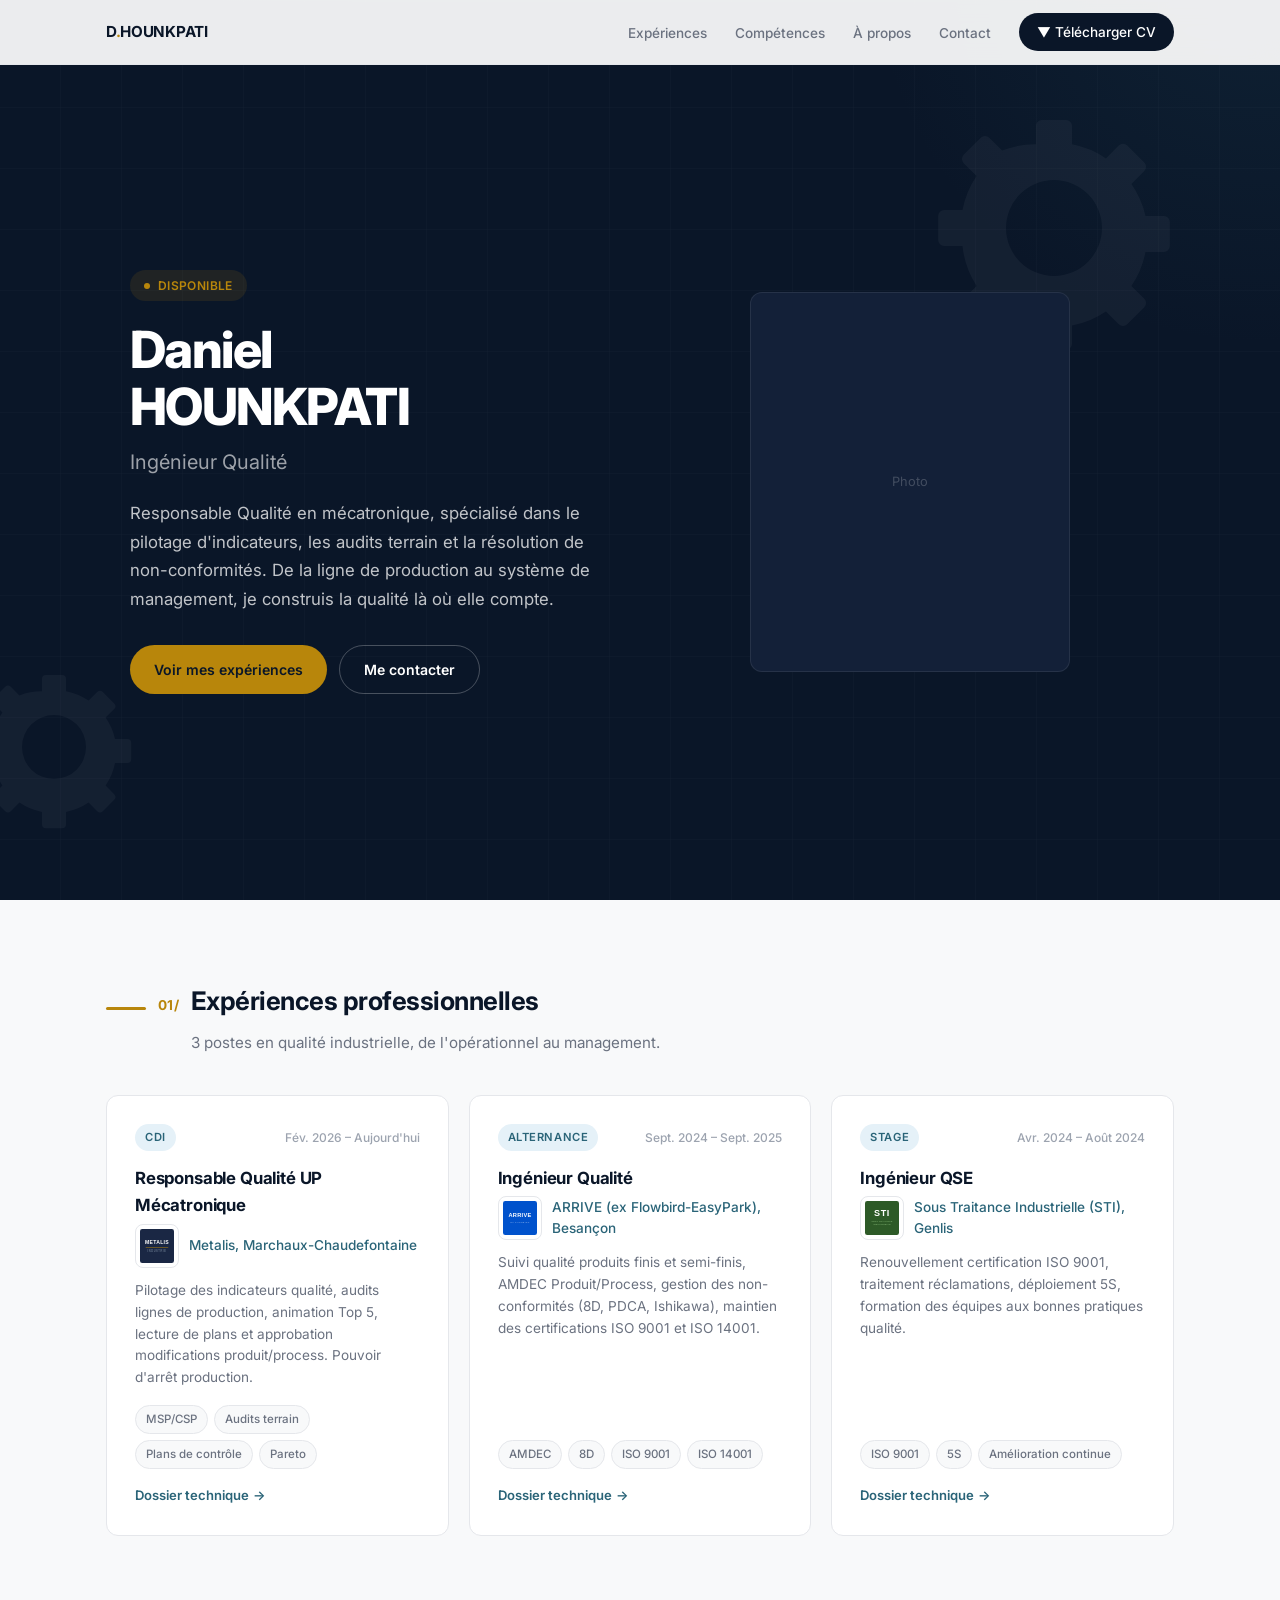
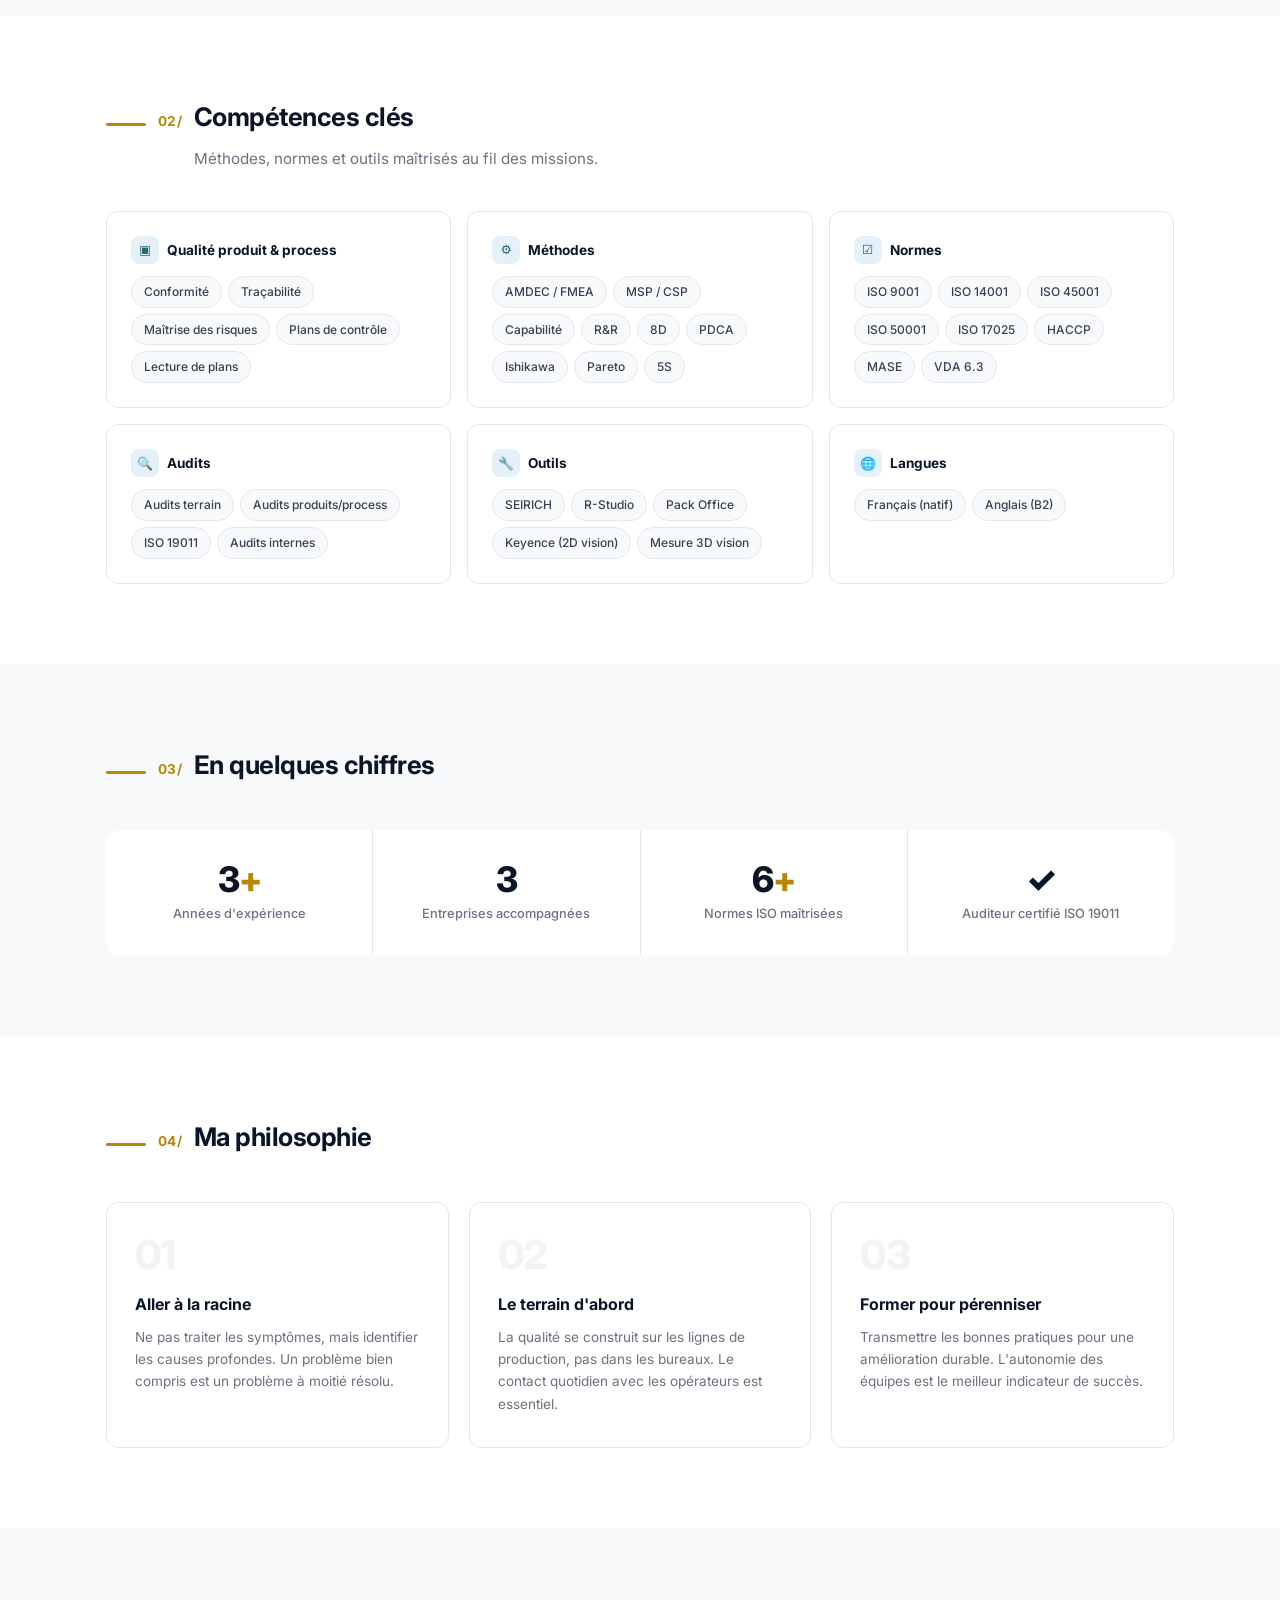
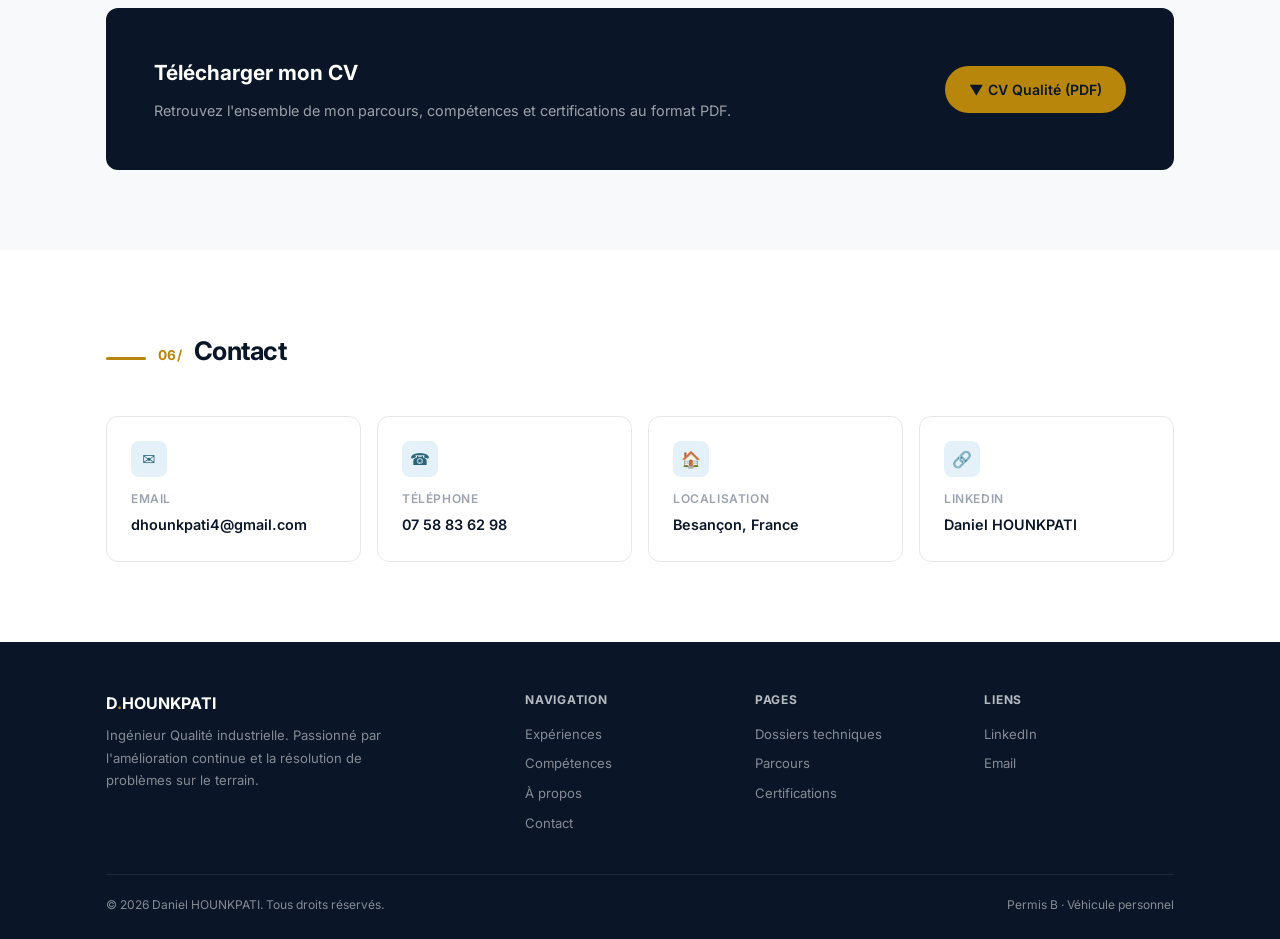
<file: index.html>
<!DOCTYPE html>
<html lang="fr">
<head>
  <meta charset="UTF-8">
  <meta name="viewport" content="width=device-width, initial-scale=1.0">
  <title>Daniel HOUNKPATI, Ingénieur Qualité</title>
  <meta name="description" content="Portfolio de Daniel HOUNKPATI, Ingénieur Qualité industrielle. Responsable Qualité, audits, normes ISO, amélioration continue.">
  <link rel="preconnect" href="https://fonts.googleapis.com">
  <link rel="preconnect" href="https://fonts.gstatic.com" crossorigin>
  <link href="https://fonts.googleapis.com/css2?family=Inter:wght@400;500;600;700;800&display=swap" rel="stylesheet">
  <link rel="stylesheet" href="style.css">
</head>
<body>

  <!-- ═══ HEADER ═══ -->
  <header class="site-header" id="header">
    <div class="container">
      <nav class="nav">
        <a href="index.html" class="nav-brand">D<span>.</span>HOUNKPATI</a>
        <ul class="nav-links" id="nav-links">
          <li><a href="#experiences">Expériences</a></li>
          <li><a href="#competences">Compétences</a></li>
          <li><a href="a-propos.html">À propos</a></li>
          <li><a href="#contact">Contact</a></li>
          <li><a href="cv.html" class="nav-cv">&#9660; Télécharger CV</a></li>
        </ul>
        <button class="hamburger" id="hamburger" aria-label="Menu">
          <span></span><span></span><span></span>
        </button>
      </nav>
    </div>
  </header>

  <!-- ═══ HERO ═══ -->
  <section class="hero" id="hero">
    <!-- Industrial background elements -->
    <div class="hero-grid"></div>
    <div class="hero-scanline"></div>
    <div class="hero-gear hero-gear-1">
      <svg viewBox="0 0 100 100"><path d="M50 10a2 2 0 0 1 2 2v6.1a30 30 0 0 1 11.3 4.7l4.3-4.3a2 2 0 0 1 2.8 0l5.7 5.7a2 2 0 0 1 0 2.8l-4.3 4.3A30 30 0 0 1 76.5 42H82.6a2 2 0 0 1 2 2v8a2 2 0 0 1-2 2h-6.1a30 30 0 0 1-4.7 11.3l4.3 4.3a2 2 0 0 1 0 2.8l-5.7 5.7a2 2 0 0 1-2.8 0l-4.3-4.3A30 30 0 0 1 52 78.5V84.6a2 2 0 0 1-2 2h-8a2 2 0 0 1-2-2v-6.1a30 30 0 0 1-11.3-4.7l-4.3 4.3a2 2 0 0 1-2.8 0l-5.7-5.7a2 2 0 0 1 0-2.8l4.3-4.3A30 30 0 0 1 15.5 52H9.4a2 2 0 0 1-2-2v-8a2 2 0 0 1 2-2h6.1a30 30 0 0 1 4.7-11.3l-4.3-4.3a2 2 0 0 1 0-2.8l5.7-5.7a2 2 0 0 1 2.8 0l4.3 4.3A30 30 0 0 1 40 18.1V12a2 2 0 0 1 2-2h8zM46 30a16 16 0 1 0 0 32 16 16 0 0 0 0-32z"/></svg>
    </div>
    <div class="hero-gear hero-gear-2">
      <svg viewBox="0 0 100 100"><path d="M50 10a2 2 0 0 1 2 2v6.1a30 30 0 0 1 11.3 4.7l4.3-4.3a2 2 0 0 1 2.8 0l5.7 5.7a2 2 0 0 1 0 2.8l-4.3 4.3A30 30 0 0 1 76.5 42H82.6a2 2 0 0 1 2 2v8a2 2 0 0 1-2 2h-6.1a30 30 0 0 1-4.7 11.3l4.3 4.3a2 2 0 0 1 0 2.8l-5.7 5.7a2 2 0 0 1-2.8 0l-4.3-4.3A30 30 0 0 1 52 78.5V84.6a2 2 0 0 1-2 2h-8a2 2 0 0 1-2-2v-6.1a30 30 0 0 1-11.3-4.7l-4.3 4.3a2 2 0 0 1-2.8 0l-5.7-5.7a2 2 0 0 1 0-2.8l4.3-4.3A30 30 0 0 1 15.5 52H9.4a2 2 0 0 1-2-2v-8a2 2 0 0 1 2-2h6.1a30 30 0 0 1 4.7-11.3l-4.3-4.3a2 2 0 0 1 0-2.8l5.7-5.7a2 2 0 0 1 2.8 0l4.3 4.3A30 30 0 0 1 40 18.1V12a2 2 0 0 1 2-2h8zM46 30a16 16 0 1 0 0 32 16 16 0 0 0 0-32z"/></svg>
    </div>
    <div class="container">
      <div class="hero-inner">
        <div class="hero-content">
          <div class="hero-badge">
            <span class="dot"></span>
            Disponible
          </div>
          <h1>Daniel<br>HOUNKPATI</h1>
          <p class="hero-title">Ingénieur Qualité</p>
          <p class="hero-tagline">
            Responsable Qualité en mécatronique, spécialisé dans le pilotage
            d'indicateurs, les audits terrain et la résolution de non-conformités.
            De la ligne de production au système de management, je construis
            la qualité là où elle compte.
          </p>
          <div class="hero-ctas">
            <a href="#experiences" class="btn btn-primary">Voir mes expériences</a>
            <a href="#contact" class="btn btn-outline">Me contacter</a>
          </div>
        </div>
        <div class="hero-photo">
          <div class="hero-photo-frame">
            <span>Photo</span>
          </div>
        </div>
      </div>
    </div>
  </section>

  <!-- ═══ 01/ EXPÉRIENCES ═══ -->
  <section class="section" id="experiences">
    <div class="container">
      <div class="section-header">
        <span class="section-num">01/</span>
        <div>
          <h2 class="section-title">Expériences professionnelles</h2>
          <p class="section-subtitle">3 postes en qualité industrielle, de l'opérationnel au management.</p>
        </div>
      </div>

      <div class="experiences-grid">
        <!-- Card 1 — Metalis -->
        <div class="exp-card">
          <div class="exp-card-top">
            <span class="exp-badge exp-badge-emploi">CDI</span>
            <span class="exp-dates">Fév. 2026 – Aujourd'hui</span>
          </div>
          <h3>Responsable Qualité UP Mécatronique</h3>
          <div class="exp-card-company-row">
            <div class="company-logo">
              <img src="logos/metalis.svg" alt="Metalis" onerror="this.parentElement.innerHTML='<span class=company-logo-text>METALIS</span>'">
            </div>
            <p class="company" style="margin-bottom:0">Metalis, Marchaux-Chaudefontaine</p>
          </div>
          <p>
            Pilotage des indicateurs qualité, audits lignes de production,
            animation Top 5, lecture de plans et approbation modifications
            produit/process. Pouvoir d'arrêt production.
          </p>
          <div class="exp-tags">
            <span class="tag">MSP/CSP</span>
            <span class="tag">Audits terrain</span>
            <span class="tag">Plans de contrôle</span>
            <span class="tag">Pareto</span>
          </div>
          <a href="experiences.html#metalis" class="exp-link">Dossier technique</a>
        </div>

        <!-- Card 2 — ARRIVE / Flowbird -->
        <div class="exp-card">
          <div class="exp-card-top">
            <span class="exp-badge exp-badge-emploi">Alternance</span>
            <span class="exp-dates">Sept. 2024 – Sept. 2025</span>
          </div>
          <h3>Ingénieur Qualité</h3>
          <div class="exp-card-company-row">
            <div class="company-logo">
              <img src="logos/arrive.svg" alt="ARRIVE" onerror="this.parentElement.innerHTML='<span class=company-logo-text>ARRIVE</span>'">
            </div>
            <p class="company" style="margin-bottom:0">ARRIVE (ex Flowbird-EasyPark), Besançon</p>
          </div>
          <p>
            Suivi qualité produits finis et semi-finis, AMDEC Produit/Process,
            gestion des non-conformités (8D, PDCA, Ishikawa), maintien des
            certifications ISO 9001 et ISO 14001.
          </p>
          <div class="exp-tags">
            <span class="tag">AMDEC</span>
            <span class="tag">8D</span>
            <span class="tag">ISO 9001</span>
            <span class="tag">ISO 14001</span>
          </div>
          <a href="experiences.html#arrive" class="exp-link">Dossier technique</a>
        </div>

        <!-- Card 3 — STI Genlis -->
        <div class="exp-card">
          <div class="exp-card-top">
            <span class="exp-badge exp-badge-emploi">Stage</span>
            <span class="exp-dates">Avr. 2024 – Août 2024</span>
          </div>
          <h3>Ingénieur QSE</h3>
          <div class="exp-card-company-row">
            <div class="company-logo">
              <img src="logos/sti.svg" alt="STI" onerror="this.parentElement.innerHTML='<span class=company-logo-text>STI</span>'">
            </div>
            <p class="company" style="margin-bottom:0">Sous Traitance Industrielle (STI), Genlis</p>
          </div>
          <p>
            Renouvellement certification ISO 9001, traitement réclamations,
            déploiement 5S, formation des équipes aux bonnes pratiques qualité.
          </p>
          <div class="exp-tags">
            <span class="tag">ISO 9001</span>
            <span class="tag">5S</span>
            <span class="tag">Amélioration continue</span>
          </div>
          <a href="experiences.html#sti" class="exp-link">Dossier technique</a>
        </div>
      </div>
    </div>
  </section>

  <!-- ═══ 02/ COMPÉTENCES ═══ -->
  <section class="section section-alt" id="competences">
    <div class="container">
      <div class="section-header">
        <span class="section-num">02/</span>
        <div>
          <h2 class="section-title">Compétences clés</h2>
          <p class="section-subtitle">Méthodes, normes et outils maîtrisés au fil des missions.</p>
        </div>
      </div>

      <div class="skills-grid">
        <div class="skill-cat">
          <h3><span class="icon">&#9635;</span> Qualité produit &amp; process</h3>
          <div class="skill-pills">
            <span class="skill-pill">Conformité</span>
            <span class="skill-pill">Traçabilité</span>
            <span class="skill-pill">Maîtrise des risques</span>
            <span class="skill-pill">Plans de contrôle</span>
            <span class="skill-pill">Lecture de plans</span>
          </div>
        </div>
        <div class="skill-cat">
          <h3><span class="icon">&#9881;</span> Méthodes</h3>
          <div class="skill-pills">
            <span class="skill-pill">AMDEC / FMEA</span>
            <span class="skill-pill">MSP / CSP</span>
            <span class="skill-pill">Capabilité</span>
            <span class="skill-pill">R&amp;R</span>
            <span class="skill-pill">8D</span>
            <span class="skill-pill">PDCA</span>
            <span class="skill-pill">Ishikawa</span>
            <span class="skill-pill">Pareto</span>
            <span class="skill-pill">5S</span>
          </div>
        </div>
        <div class="skill-cat">
          <h3><span class="icon">&#9745;</span> Normes</h3>
          <div class="skill-pills">
            <span class="skill-pill">ISO 9001</span>
            <span class="skill-pill">ISO 14001</span>
            <span class="skill-pill">ISO 45001</span>
            <span class="skill-pill">ISO 50001</span>
            <span class="skill-pill">ISO 17025</span>
            <span class="skill-pill">HACCP</span>
            <span class="skill-pill">MASE</span>
            <span class="skill-pill">VDA 6.3</span>
          </div>
        </div>
        <div class="skill-cat">
          <h3><span class="icon">&#128269;</span> Audits</h3>
          <div class="skill-pills">
            <span class="skill-pill">Audits terrain</span>
            <span class="skill-pill">Audits produits/process</span>
            <span class="skill-pill">ISO 19011</span>
            <span class="skill-pill">Audits internes</span>
          </div>
        </div>
        <div class="skill-cat">
          <h3><span class="icon">&#128295;</span> Outils</h3>
          <div class="skill-pills">
            <span class="skill-pill">SEIRICH</span>
            <span class="skill-pill">R-Studio</span>
            <span class="skill-pill">Pack Office</span>
            <span class="skill-pill">Keyence (2D vision)</span>
            <span class="skill-pill">Mesure 3D vision</span>
          </div>
        </div>
        <div class="skill-cat">
          <h3><span class="icon">&#127760;</span> Langues</h3>
          <div class="skill-pills">
            <span class="skill-pill">Français (natif)</span>
            <span class="skill-pill">Anglais (B2)</span>
          </div>
        </div>
      </div>
    </div>
  </section>

  <!-- ═══ 03/ CHIFFRES CLÉS ═══ -->
  <section class="section" id="chiffres">
    <div class="container">
      <div class="section-header">
        <span class="section-num">03/</span>
        <h2 class="section-title">En quelques chiffres</h2>
      </div>

      <div class="stats-bar">
        <div class="stat-item">
          <div class="stat-value">3<span>+</span></div>
          <div class="stat-label">Années d'expérience</div>
        </div>
        <div class="stat-item">
          <div class="stat-value">3</div>
          <div class="stat-label">Entreprises accompagnées</div>
        </div>
        <div class="stat-item">
          <div class="stat-value">6<span>+</span></div>
          <div class="stat-label">Normes ISO maîtrisées</div>
        </div>
        <div class="stat-item">
          <div class="stat-value">&#10003;</div>
          <div class="stat-label">Auditeur certifié ISO 19011</div>
        </div>
      </div>
    </div>
  </section>

  <!-- ═══ 04/ PHILOSOPHIE ═══ -->
  <section class="section section-alt" id="philosophie">
    <div class="container">
      <div class="section-header">
        <span class="section-num">04/</span>
        <h2 class="section-title">Ma philosophie</h2>
      </div>

      <div class="philosophy-grid">
        <div class="philo-card">
          <div class="philo-num">01</div>
          <h3>Aller à la racine</h3>
          <p>Ne pas traiter les symptômes, mais identifier les causes profondes. Un problème bien compris est un problème à moitié résolu.</p>
        </div>
        <div class="philo-card">
          <div class="philo-num">02</div>
          <h3>Le terrain d'abord</h3>
          <p>La qualité se construit sur les lignes de production, pas dans les bureaux. Le contact quotidien avec les opérateurs est essentiel.</p>
        </div>
        <div class="philo-card">
          <div class="philo-num">03</div>
          <h3>Former pour pérenniser</h3>
          <p>Transmettre les bonnes pratiques pour une amélioration durable. L'autonomie des équipes est le meilleur indicateur de succès.</p>
        </div>
      </div>
    </div>
  </section>

  <!-- ═══ 05/ CV ═══ -->
  <section class="section" id="cv">
    <div class="container">
      <div class="cv-section">
        <div>
          <h3>Télécharger mon CV</h3>
          <p>Retrouvez l'ensemble de mon parcours, compétences et certifications au format PDF.</p>
        </div>
        <div class="cv-actions">
          <a href="cv.html" class="btn btn-primary">&#9660; CV Qualité (PDF)</a>
        </div>
      </div>
    </div>
  </section>

  <!-- ═══ 06/ CONTACT ═══ -->
  <section class="section section-alt" id="contact">
    <div class="container">
      <div class="section-header">
        <span class="section-num">06/</span>
        <h2 class="section-title">Contact</h2>
      </div>

      <div class="contact-grid">
        <div class="contact-item">
          <div class="contact-icon">&#9993;</div>
          <div class="contact-label">Email</div>
          <div class="contact-value">
            <a href="mailto:dhounkpati4@gmail.com">dhounkpati4@gmail.com</a>
          </div>
        </div>
        <div class="contact-item">
          <div class="contact-icon">&#9742;</div>
          <div class="contact-label">Téléphone</div>
          <div class="contact-value">
            <a href="tel:+33758836298">07 58 83 62 98</a>
          </div>
        </div>
        <div class="contact-item">
          <div class="contact-icon">&#127968;</div>
          <div class="contact-label">Localisation</div>
          <div class="contact-value">Besançon, France</div>
        </div>
        <div class="contact-item">
          <div class="contact-icon">&#128279;</div>
          <div class="contact-label">LinkedIn</div>
          <div class="contact-value">
            <a href="https://www.linkedin.com/in/daniel-hounkpati-b08389212/" target="_blank" rel="noopener noreferrer">Daniel HOUNKPATI</a>
          </div>
        </div>
      </div>
    </div>
  </section>

  <!-- ═══ FLOATING BAR ═══ -->
  <div class="floating-bar" id="floating-bar">
    <a href="#experiences">Expériences</a>
    <a href="#competences">Compétences</a>
    <a href="#cv">CV</a>
    <a href="#contact">Contact</a>
  </div>

  <!-- ═══ FOOTER ═══ -->
  <footer class="site-footer">
    <div class="container">
      <div class="footer-grid">
        <div>
          <div class="footer-brand">D<span>.</span>HOUNKPATI</div>
          <p class="footer-desc">
            Ingénieur Qualité industrielle. Passionné par l'amélioration continue
            et la résolution de problèmes sur le terrain.
          </p>
        </div>
        <div class="footer-col">
          <h4>Navigation</h4>
          <a href="#experiences">Expériences</a>
          <a href="#competences">Compétences</a>
          <a href="a-propos.html">À propos</a>
          <a href="#contact">Contact</a>
        </div>
        <div class="footer-col">
          <h4>Pages</h4>
          <a href="experiences.html">Dossiers techniques</a>
          <a href="a-propos.html">Parcours</a>
          <a href="a-propos.html#certifications">Certifications</a>
        </div>
        <div class="footer-col">
          <h4>Liens</h4>
          <a href="https://www.linkedin.com/in/daniel-hounkpati-b08389212/" target="_blank" rel="noopener noreferrer">LinkedIn</a>
          <a href="mailto:dhounkpati4@gmail.com">Email</a>
        </div>
      </div>
      <div class="footer-bottom">
        <span>&copy; 2026 Daniel HOUNKPATI. Tous droits réservés.</span>
        <span>Permis B &middot; Véhicule personnel</span>
      </div>
    </div>
  </footer>

  <script src="script.js"></script>
</body>
</html>
</file>
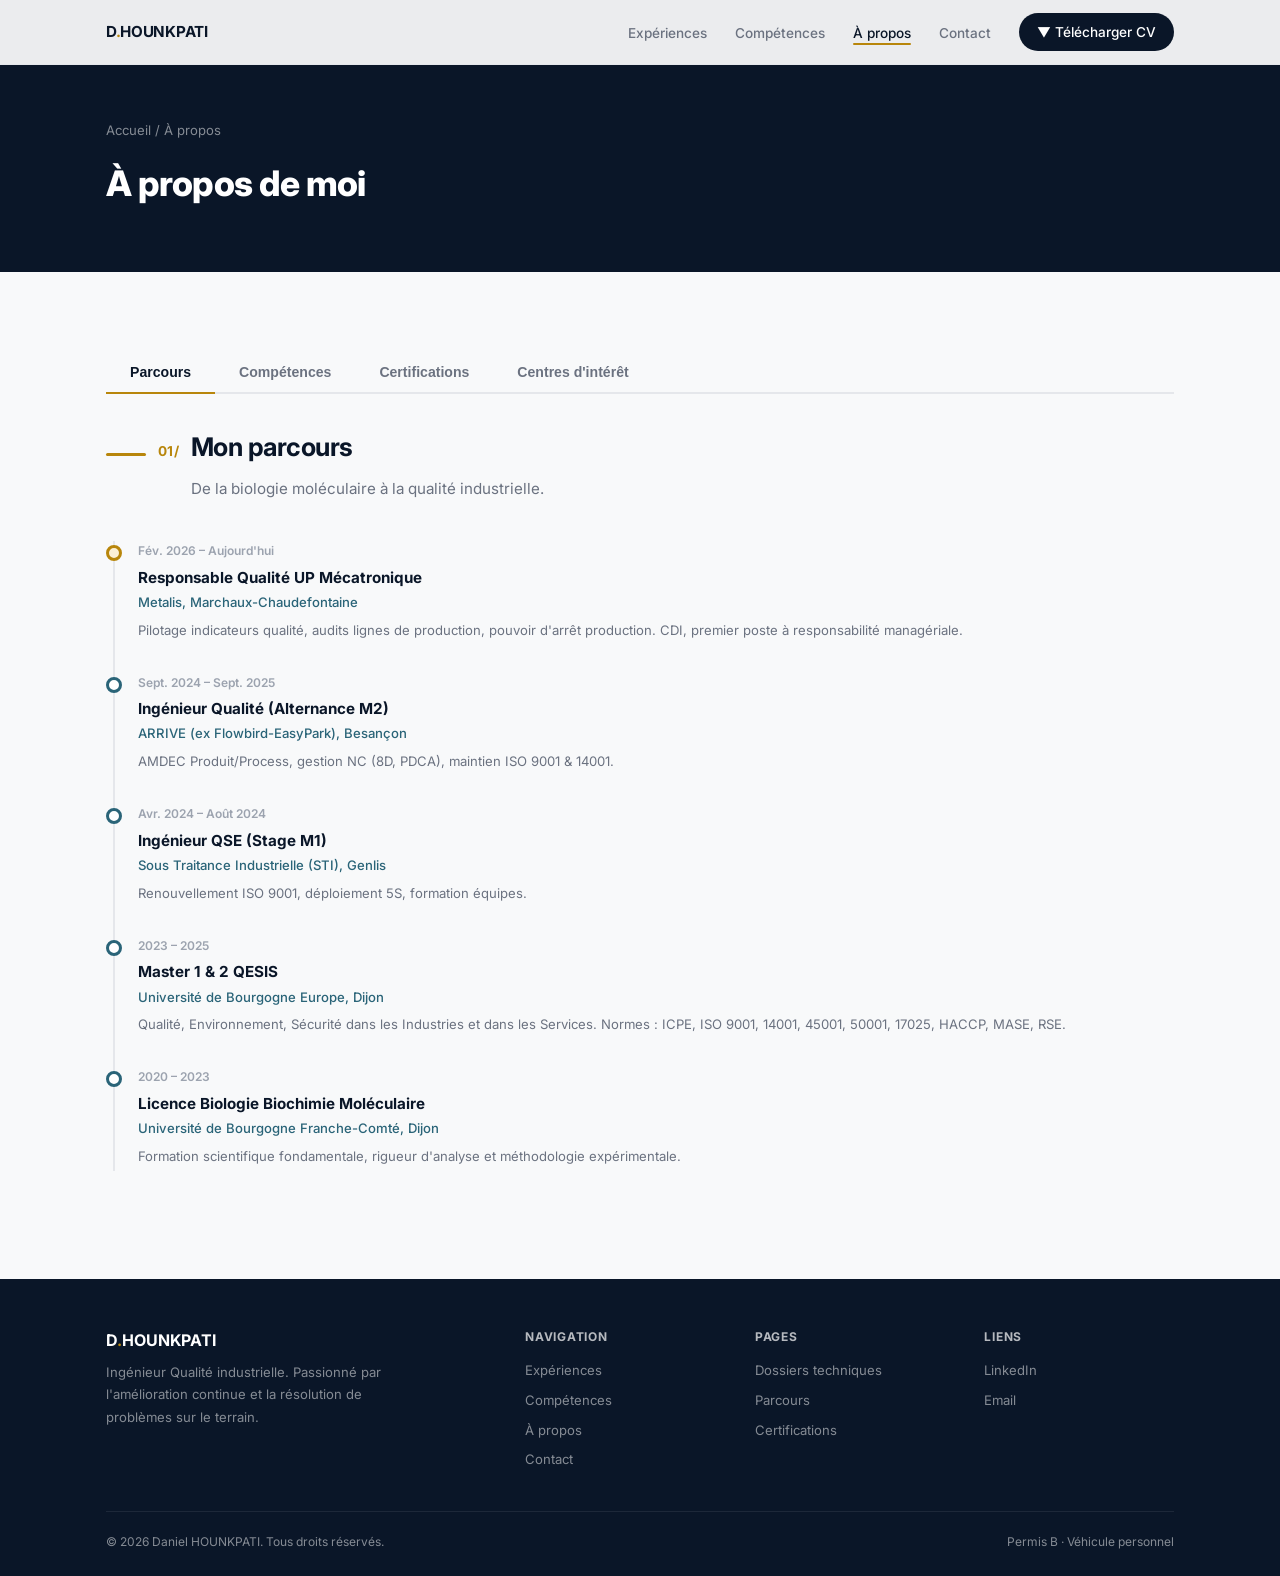
<file: a-propos.html>
<!DOCTYPE html>
<html lang="fr">
<head>
  <meta charset="UTF-8">
  <meta name="viewport" content="width=device-width, initial-scale=1.0">
  <title>À propos, Daniel HOUNKPATI</title>
  <meta name="description" content="Parcours, compétences et certifications de Daniel HOUNKPATI, Ingénieur Qualité industrielle.">
  <link rel="preconnect" href="https://fonts.googleapis.com">
  <link rel="preconnect" href="https://fonts.gstatic.com" crossorigin>
  <link href="https://fonts.googleapis.com/css2?family=Inter:wght@400;500;600;700;800&display=swap" rel="stylesheet">
  <link rel="stylesheet" href="style.css">
</head>
<body>

  <!-- ═══ HEADER ═══ -->
  <header class="site-header" id="header">
    <div class="container">
      <nav class="nav">
        <a href="index.html" class="nav-brand">D<span>.</span>HOUNKPATI</a>
        <ul class="nav-links" id="nav-links">
          <li><a href="index.html#experiences">Expériences</a></li>
          <li><a href="index.html#competences">Compétences</a></li>
          <li><a href="a-propos.html" class="active">À propos</a></li>
          <li><a href="index.html#contact">Contact</a></li>
          <li><a href="cv.html" class="nav-cv">&#9660; Télécharger CV</a></li>
        </ul>
        <button class="hamburger" id="hamburger" aria-label="Menu">
          <span></span><span></span><span></span>
        </button>
      </nav>
    </div>
  </header>

  <!-- ═══ PAGE HEADER ═══ -->
  <section class="page-header">
    <div class="container">
      <p class="breadcrumb"><a href="index.html">Accueil</a> / À propos</p>
      <h1>À propos de moi</h1>
    </div>
  </section>

  <!-- ═══ TABS CONTENT ═══ -->
  <section class="section">
    <div class="container">

      <!-- Onglets -->
      <div class="tabs-nav" id="tabs-nav">
        <button class="tab-btn active" data-tab="parcours">Parcours</button>
        <button class="tab-btn" data-tab="competences">Compétences</button>
        <button class="tab-btn" data-tab="certifications">Certifications</button>
        <button class="tab-btn" data-tab="interets">Centres d'intérêt</button>
      </div>

      <!-- TAB : Parcours -->
      <div class="tab-panel active" id="tab-parcours">
        <div class="section-header">
          <span class="section-num">01/</span>
          <div>
            <h2 class="section-title">Mon parcours</h2>
            <p class="section-subtitle">De la biologie moléculaire à la qualité industrielle.</p>
          </div>
        </div>

        <div class="timeline">
          <!-- Metalis -->
          <div class="timeline-item current">
            <div class="timeline-dot"></div>
            <div class="timeline-date">Fév. 2026 – Aujourd'hui</div>
            <div class="timeline-title">Responsable Qualité UP Mécatronique</div>
            <div class="timeline-org">Metalis, Marchaux-Chaudefontaine</div>
            <div class="timeline-desc">
              Pilotage indicateurs qualité, audits lignes de production, pouvoir d'arrêt production.
              CDI, premier poste à responsabilité managériale.
            </div>
          </div>

          <!-- ARRIVE -->
          <div class="timeline-item">
            <div class="timeline-dot"></div>
            <div class="timeline-date">Sept. 2024 – Sept. 2025</div>
            <div class="timeline-title">Ingénieur Qualité (Alternance M2)</div>
            <div class="timeline-org">ARRIVE (ex Flowbird-EasyPark), Besançon</div>
            <div class="timeline-desc">
              AMDEC Produit/Process, gestion NC (8D, PDCA), maintien ISO 9001 &amp; 14001.
            </div>
          </div>

          <!-- STI -->
          <div class="timeline-item">
            <div class="timeline-dot"></div>
            <div class="timeline-date">Avr. 2024 – Août 2024</div>
            <div class="timeline-title">Ingénieur QSE (Stage M1)</div>
            <div class="timeline-org">Sous Traitance Industrielle (STI), Genlis</div>
            <div class="timeline-desc">
              Renouvellement ISO 9001, déploiement 5S, formation équipes.
            </div>
          </div>

          <!-- Master -->
          <div class="timeline-item">
            <div class="timeline-dot"></div>
            <div class="timeline-date">2023 – 2025</div>
            <div class="timeline-title">Master 1 &amp; 2 QESIS</div>
            <div class="timeline-org">Université de Bourgogne Europe, Dijon</div>
            <div class="timeline-desc">
              Qualité, Environnement, Sécurité dans les Industries et dans les Services.
              Normes : ICPE, ISO 9001, 14001, 45001, 50001, 17025, HACCP, MASE, RSE.
            </div>
          </div>

          <!-- Licence -->
          <div class="timeline-item">
            <div class="timeline-dot"></div>
            <div class="timeline-date">2020 – 2023</div>
            <div class="timeline-title">Licence Biologie Biochimie Moléculaire</div>
            <div class="timeline-org">Université de Bourgogne Franche-Comté, Dijon</div>
            <div class="timeline-desc">
              Formation scientifique fondamentale, rigueur d'analyse et méthodologie expérimentale.
            </div>
          </div>
        </div>
      </div>

      <!-- TAB : Compétences -->
      <div class="tab-panel" id="tab-competences">
        <div class="section-header">
          <span class="section-num">02/</span>
          <div>
            <h2 class="section-title">Compétences détaillées</h2>
            <p class="section-subtitle">L'ensemble de mon savoir-faire technique et méthodologique.</p>
          </div>
        </div>

        <div class="skills-grid">
          <div class="skill-cat">
            <h3><span class="icon">&#9635;</span> Qualité produit &amp; process</h3>
            <div class="skill-pills">
              <span class="skill-pill">Conformité produit</span>
              <span class="skill-pill">Traçabilité</span>
              <span class="skill-pill">Maîtrise des risques</span>
              <span class="skill-pill">Plans de contrôle</span>
              <span class="skill-pill">Plans d'essais</span>
              <span class="skill-pill">Lecture de plans</span>
              <span class="skill-pill">Revues de conception</span>
              <span class="skill-pill">Propreté particulaire</span>
            </div>
          </div>
          <div class="skill-cat">
            <h3><span class="icon">&#9881;</span> Méthodes &amp; résolution de problèmes</h3>
            <div class="skill-pills">
              <span class="skill-pill">AMDEC / FMEA</span>
              <span class="skill-pill">MSP / CSP</span>
              <span class="skill-pill">Capabilité process</span>
              <span class="skill-pill">R&amp;R (reproductibilité)</span>
              <span class="skill-pill">8D</span>
              <span class="skill-pill">PDCA</span>
              <span class="skill-pill">Ishikawa</span>
              <span class="skill-pill">Pareto</span>
              <span class="skill-pill">5 Pourquoi</span>
              <span class="skill-pill">5S</span>
              <span class="skill-pill">Amélioration continue</span>
            </div>
          </div>
          <div class="skill-cat">
            <h3><span class="icon">&#9745;</span> Normes &amp; référentiels</h3>
            <div class="skill-pills">
              <span class="skill-pill">ISO 9001</span>
              <span class="skill-pill">ISO 14001</span>
              <span class="skill-pill">ISO 45001</span>
              <span class="skill-pill">ISO 50001</span>
              <span class="skill-pill">ISO 17025</span>
              <span class="skill-pill">HACCP</span>
              <span class="skill-pill">MASE</span>
              <span class="skill-pill">VDA 6.3</span>
              <span class="skill-pill">ICPE</span>
              <span class="skill-pill">RSE</span>
            </div>
          </div>
          <div class="skill-cat">
            <h3><span class="icon">&#128269;</span> Audits &amp; évaluations</h3>
            <div class="skill-pills">
              <span class="skill-pill">Audits terrain</span>
              <span class="skill-pill">Audits produits</span>
              <span class="skill-pill">Audits process</span>
              <span class="skill-pill">Audits internes ISO 19011</span>
              <span class="skill-pill">VDA 6.3</span>
            </div>
          </div>
          <div class="skill-cat">
            <h3><span class="icon">&#128295;</span> Outils &amp; logiciels</h3>
            <div class="skill-pills">
              <span class="skill-pill">SEIRICH</span>
              <span class="skill-pill">R-Studio</span>
              <span class="skill-pill">Pack Office (Excel avancé)</span>
              <span class="skill-pill">Keyence (mesure 2D vision)</span>
              <span class="skill-pill">Instruments de mesure 3D vision</span>
            </div>
          </div>
          <div class="skill-cat">
            <h3><span class="icon">&#127760;</span> Langues</h3>
            <div class="skill-pills">
              <span class="skill-pill">Français (natif)</span>
              <span class="skill-pill">Anglais (B2)</span>
            </div>
          </div>
        </div>
      </div>

      <!-- TAB : Certifications -->
      <div class="tab-panel" id="tab-certifications">
        <div class="section-header">
          <span class="section-num">03/</span>
          <div>
            <h2 class="section-title">Certifications &amp; formations</h2>
            <p class="section-subtitle">Formations complémentaires obtenues durant le Master QESIS.</p>
          </div>
        </div>

        <ul class="cert-list">
          <li class="cert-item">
            <div class="cert-icon">&#9745;</div>
            <div>
              <div class="cert-name">Auditeur interne ISO 19011</div>
              <div class="cert-detail">Méthodologie d'audit selon la norme ISO 19011, lignes directrices pour l'audit des systèmes de management</div>
            </div>
          </li>
          <li class="cert-item">
            <div class="cert-icon">&#9745;</div>
            <div>
              <div class="cert-name">SST (Sauveteur Secouriste du Travail)</div>
              <div class="cert-detail">Formation aux gestes de premiers secours en milieu professionnel</div>
            </div>
          </li>
          <li class="cert-item">
            <div class="cert-icon">&#9745;</div>
            <div>
              <div class="cert-name">Formation incendie</div>
              <div class="cert-detail">Manipulation des extincteurs, procédures d'évacuation, prévention des risques incendie</div>
            </div>
          </li>
          <li class="cert-item">
            <div class="cert-icon">&#9745;</div>
            <div>
              <div class="cert-name">PSSM (Premiers Secours en Santé Mentale)</div>
              <div class="cert-detail">Formation à la détection et l'accompagnement des troubles de santé mentale en milieu professionnel</div>
            </div>
          </li>
          <li class="cert-item">
            <div class="cert-icon">&#9745;</div>
            <div>
              <div class="cert-name">Formation VDA 6.3</div>
              <div class="cert-detail">Audit process selon le référentiel VDA 6.3 de l'industrie automobile allemande</div>
            </div>
          </li>
          <li class="cert-item">
            <div class="cert-icon">&#9745;</div>
            <div>
              <div class="cert-name">AMDEC AIAG</div>
              <div class="cert-detail">Méthodologie AMDEC selon le référentiel AIAG</div>
            </div>
          </li>
          <li class="cert-item">
            <div class="cert-icon">&#9745;</div>
            <div>
              <div class="cert-name">FMEA &amp; Audit interne</div>
              <div class="cert-detail">Méthodologie FMEA appliquée et conduite d'audits internes</div>
            </div>
          </li>
          <li class="cert-item">
            <div class="cert-icon">&#9745;</div>
            <div>
              <div class="cert-name">Propreté particulaire</div>
              <div class="cert-detail">Normes et méthodes de contrôle de la propreté des composants industriels</div>
            </div>
          </li>
          <li class="cert-item">
            <div class="cert-icon">&#9745;</div>
            <div>
              <div class="cert-name">Instruments de mesure</div>
              <div class="cert-detail">Keyence (mesure 2D vision), instruments de mesure 3D vision</div>
            </div>
          </li>
        </ul>
      </div>

      <!-- TAB : Centres d'intérêt -->
      <div class="tab-panel" id="tab-interets">
        <div class="section-header">
          <span class="section-num">04/</span>
          <div>
            <h2 class="section-title">Centres d'intérêt</h2>
            <p class="section-subtitle">Ce qui m'anime en dehors du travail.</p>
          </div>
        </div>

        <div class="philosophy-grid">
          <div class="philo-card">
            <div class="philo-num">01</div>
            <h3>Consulting QHSE</h3>
            <p>
              Fondateur de QUALIHSE Consulting, cabinet d'accompagnement QHSE
              pour les entreprises d'Afrique de l'Ouest (Togo, Bénin). Audit, formation
              et mise en place de systèmes de management.
            </p>
          </div>
          <div class="philo-card">
            <div class="philo-num">02</div>
            <h3>Veille normative</h3>
            <p>
              Suivi des évolutions des normes ISO, des nouvelles méthodologies qualité
              et des bonnes pratiques industrielles. Participation à des webinaires
              et formations continues.
            </p>
          </div>
          <div class="philo-card">
            <div class="philo-num">03</div>
            <h3>Transmission</h3>
            <p>
              Passion pour la formation et le mentorat. Partager mes connaissances
              en qualité avec les nouvelles générations et les entreprises
              qui débutent leur démarche QHSE.
            </p>
          </div>
        </div>
      </div>

    </div>
  </section>

  <!-- ═══ FLOATING BAR ═══ -->
  <div class="floating-bar" id="floating-bar">
    <a href="index.html#experiences">Expériences</a>
    <a href="index.html#cv">CV</a>
    <a href="index.html#contact">Contact</a>
    <a href="index.html">Accueil</a>
  </div>

  <!-- ═══ FOOTER ═══ -->
  <footer class="site-footer">
    <div class="container">
      <div class="footer-grid">
        <div>
          <div class="footer-brand">D<span>.</span>HOUNKPATI</div>
          <p class="footer-desc">
            Ingénieur Qualité industrielle. Passionné par l'amélioration continue
            et la résolution de problèmes sur le terrain.
          </p>
        </div>
        <div class="footer-col">
          <h4>Navigation</h4>
          <a href="index.html#experiences">Expériences</a>
          <a href="index.html#competences">Compétences</a>
          <a href="a-propos.html">À propos</a>
          <a href="index.html#contact">Contact</a>
        </div>
        <div class="footer-col">
          <h4>Pages</h4>
          <a href="experiences.html">Dossiers techniques</a>
          <a href="a-propos.html">Parcours</a>
          <a href="a-propos.html#certifications">Certifications</a>
        </div>
        <div class="footer-col">
          <h4>Liens</h4>
          <a href="https://www.linkedin.com/in/daniel-hounkpati-b08389212/" target="_blank" rel="noopener noreferrer">LinkedIn</a>
          <a href="mailto:dhounkpati4@gmail.com">Email</a>
        </div>
      </div>
      <div class="footer-bottom">
        <span>&copy; 2026 Daniel HOUNKPATI. Tous droits réservés.</span>
        <span>Permis B &middot; Véhicule personnel</span>
      </div>
    </div>
  </footer>

  <script src="script.js"></script>
</body>
</html>
</file>
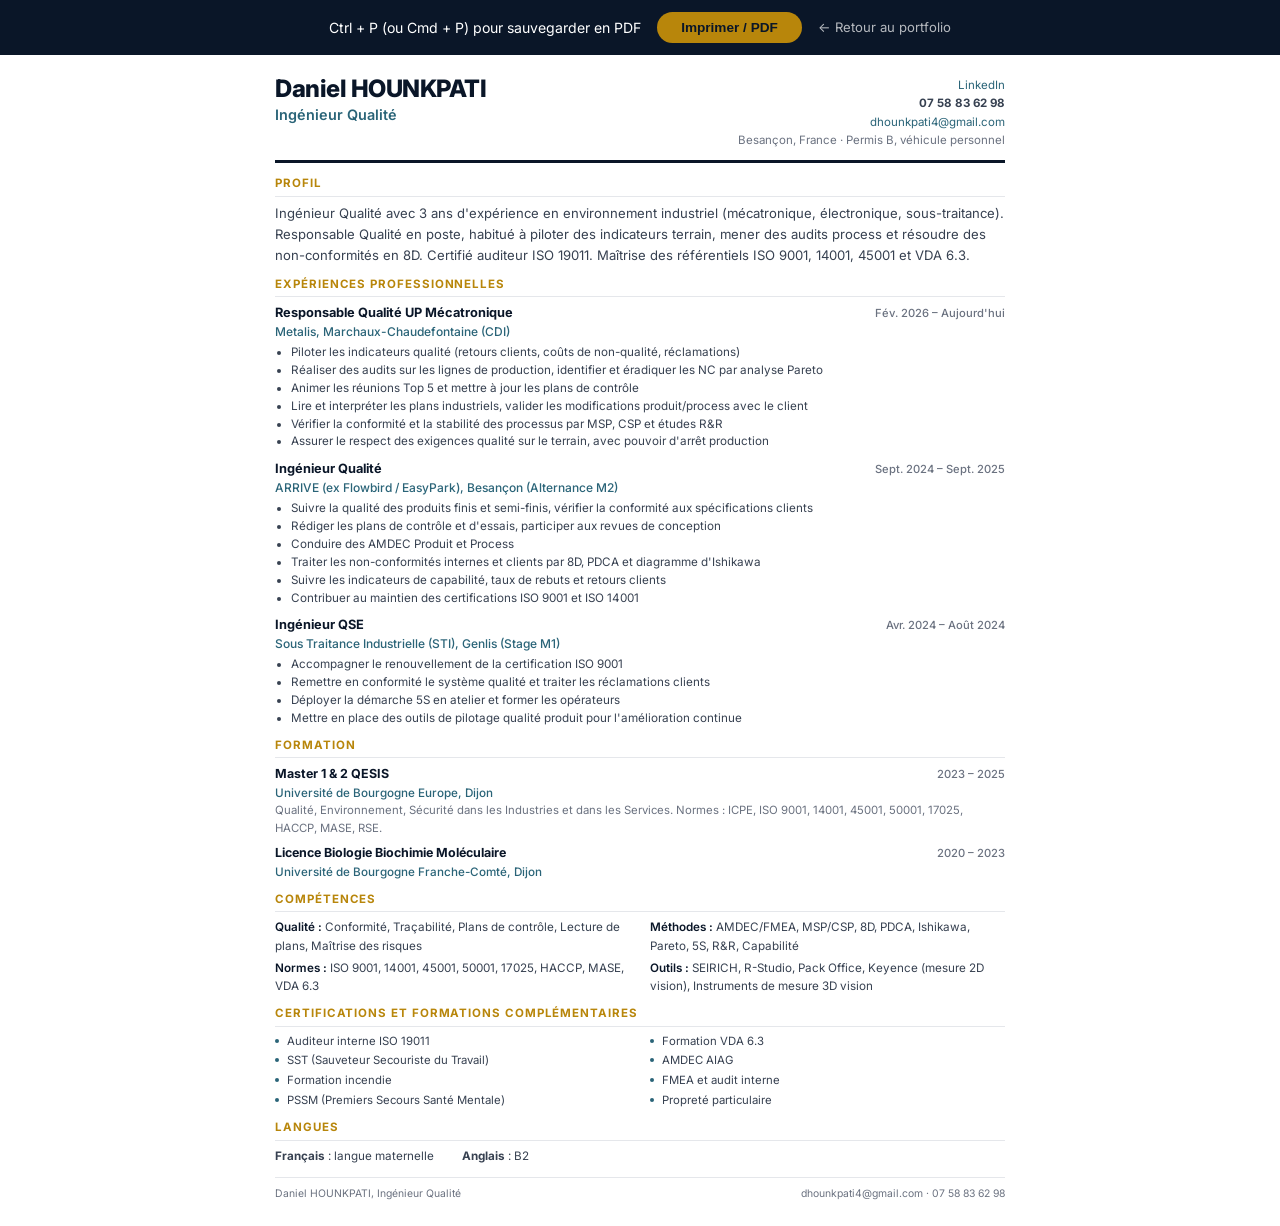
<file: cv.html>
<!DOCTYPE html>
<html lang="fr">
<head>
  <meta charset="UTF-8">
  <meta name="viewport" content="width=device-width, initial-scale=1.0">
  <title>CV Daniel HOUNKPATI, Ingénieur Qualité</title>
  <link rel="preconnect" href="https://fonts.googleapis.com">
  <link rel="preconnect" href="https://fonts.gstatic.com" crossorigin>
  <link href="https://fonts.googleapis.com/css2?family=Inter:wght@400;500;600;700;800&display=swap" rel="stylesheet">
  <style>
    *, *::before, *::after { box-sizing: border-box; margin: 0; padding: 0; }
    :root {
      --navy: #0A1628;
      --teal: #2A6478;
      --amber: #B8860B;
      --text: #374151;
      --text-light: #6B7280;
      --border: #E5E7EB;
    }
    body {
      font-family: 'Inter', system-ui, sans-serif;
      color: var(--text);
      line-height: 1.55;
      background: #fff;
      -webkit-font-smoothing: antialiased;
    }

    .cv-page {
      max-width: 210mm;
      margin: 0 auto;
      padding: 24px 32px;
    }

    .cv-header {
      display: flex;
      justify-content: space-between;
      align-items: flex-start;
      border-bottom: 3px solid var(--navy);
      padding-bottom: 10px;
      margin-bottom: 12px;
    }
    .cv-name {
      font-size: 1.5rem;
      font-weight: 800;
      color: var(--navy);
      letter-spacing: -.02em;
      line-height: 1.1;
    }
    .cv-title {
      font-size: .9rem;
      color: var(--teal);
      font-weight: 600;
      margin-top: 2px;
    }
    .cv-contact {
      text-align: right;
      font-size: .72rem;
      color: var(--text-light);
      line-height: 1.6;
    }
    .cv-contact a { color: var(--teal); text-decoration: none; }
    .cv-contact strong { color: var(--text); }

    .cv-section { margin-bottom: 10px; }
    .cv-section-title {
      font-size: .72rem;
      font-weight: 700;
      color: var(--amber);
      text-transform: uppercase;
      letter-spacing: .08em;
      border-bottom: 1px solid var(--border);
      padding-bottom: 3px;
      margin-bottom: 6px;
    }

    .cv-exp { margin-bottom: 9px; }
    .cv-exp-header {
      display: flex;
      justify-content: space-between;
      align-items: baseline;
    }
    .cv-exp-role {
      font-size: .8rem;
      font-weight: 700;
      color: var(--navy);
    }
    .cv-exp-dates {
      font-size: .7rem;
      color: var(--text-light);
      font-weight: 500;
      flex-shrink: 0;
    }
    .cv-exp-company {
      font-size: .75rem;
      color: var(--teal);
      font-weight: 500;
      margin-bottom: 2px;
    }
    .cv-exp ul {
      padding-left: 16px;
      font-size: .73rem;
      color: var(--text);
      line-height: 1.45;
    }
    .cv-exp li { margin-bottom: 1px; }

    .cv-edu { margin-bottom: 6px; }
    .cv-edu-header {
      display: flex;
      justify-content: space-between;
      align-items: baseline;
    }
    .cv-edu-title {
      font-size: .78rem;
      font-weight: 700;
      color: var(--navy);
    }
    .cv-edu-dates {
      font-size: .7rem;
      color: var(--text-light);
      font-weight: 500;
    }
    .cv-edu-school {
      font-size: .73rem;
      color: var(--teal);
      font-weight: 500;
    }
    .cv-edu-desc {
      font-size: .71rem;
      color: var(--text-light);
    }

    .cv-skills-grid {
      display: grid;
      grid-template-columns: 1fr 1fr;
      gap: 4px 20px;
    }
    .cv-skill-row { font-size: .73rem; }
    .cv-skill-label { font-weight: 600; color: var(--navy); }
    .cv-skill-value { color: var(--text); }

    .cv-certs {
      display: grid;
      grid-template-columns: 1fr 1fr;
      gap: 2px 20px;
      font-size: .71rem;
    }
    .cv-cert {
      padding-left: 12px;
      position: relative;
      color: var(--text);
    }
    .cv-cert::before {
      content: '';
      position: absolute;
      left: 0; top: 6px;
      width: 4px; height: 4px;
      background: var(--teal);
      border-radius: 50%;
    }

    .cv-langs {
      display: flex;
      gap: 28px;
      font-size: .73rem;
    }
    .cv-lang strong { color: var(--navy); }

    .cv-footer {
      border-top: 1px solid var(--border);
      padding-top: 8px;
      margin-top: 12px;
      font-size: .65rem;
      color: var(--text-light);
      display: flex;
      justify-content: space-between;
    }

    .print-bar {
      position: fixed;
      top: 0; left: 0; right: 0;
      background: var(--navy);
      color: #fff;
      padding: 12px 24px;
      display: flex;
      align-items: center;
      justify-content: center;
      gap: 16px;
      z-index: 100;
      font-size: .88rem;
    }
    .print-bar button {
      background: var(--amber);
      color: var(--navy);
      border: none;
      padding: 8px 24px;
      border-radius: 9999px;
      font-weight: 700;
      font-size: .85rem;
      cursor: pointer;
    }
    .print-bar button:hover { background: #D4A017; }
    .print-bar a {
      color: rgba(255,255,255,.7);
      text-decoration: none;
      font-size: .82rem;
    }
    .print-bar a:hover { color: #fff; }
    body { padding-top: 52px; }

    @media print {
      body { padding-top: 0; line-height: 1.4; }
      .print-bar { display: none; }
      .cv-page { padding: 10mm 14mm; max-width: none; }
      @page { size: A4; margin: 0; }
      .cv-header { padding-bottom: 8px; margin-bottom: 10px; }
      .cv-section { margin-bottom: 8px; }
      .cv-exp { margin-bottom: 7px; }
      .cv-exp ul { line-height: 1.35; }
      .cv-footer { margin-top: 8px; padding-top: 6px; }
      .cv-name { font-size: 1.4rem; }
      p { font-size: .75rem !important; line-height: 1.45 !important; }
    }
  </style>
</head>
<body>

  <div class="print-bar">
    <span>Ctrl + P (ou Cmd + P) pour sauvegarder en PDF</span>
    <button onclick="window.print()">Imprimer / PDF</button>
    <a href="index.html">&larr; Retour au portfolio</a>
  </div>

  <div class="cv-page">

    <div class="cv-header">
      <div>
        <div class="cv-name">Daniel HOUNKPATI</div>
        <div class="cv-title">Ingénieur Qualité</div>
      </div>
      <div class="cv-contact">
        <a href="https://www.linkedin.com/in/daniel-hounkpati-b08389212/">LinkedIn</a><br>
        <strong>07 58 83 62 98</strong><br>
        <a href="mailto:dhounkpati4@gmail.com">dhounkpati4@gmail.com</a><br>
        Besançon, France &middot; Permis B, véhicule personnel
      </div>
    </div>

    <div class="cv-section">
      <div class="cv-section-title">Profil</div>
      <p style="font-size:.82rem;line-height:1.6">
        Ingénieur Qualité avec 3 ans d'expérience en environnement industriel (mécatronique, électronique, sous-traitance).
        Responsable Qualité en poste, habitué à piloter des indicateurs terrain, mener des audits process
        et résoudre des non-conformités en 8D. Certifié auditeur ISO 19011. Maîtrise des référentiels ISO 9001, 14001, 45001 et VDA 6.3.
      </p>
    </div>

    <div class="cv-section">
      <div class="cv-section-title">Expériences professionnelles</div>

      <div class="cv-exp">
        <div class="cv-exp-header">
          <span class="cv-exp-role">Responsable Qualité UP Mécatronique</span>
          <span class="cv-exp-dates">Fév. 2026 – Aujourd'hui</span>
        </div>
        <div class="cv-exp-company">Metalis, Marchaux-Chaudefontaine (CDI)</div>
        <ul>
          <li>Piloter les indicateurs qualité (retours clients, coûts de non-qualité, réclamations)</li>
          <li>Réaliser des audits sur les lignes de production, identifier et éradiquer les NC par analyse Pareto</li>
          <li>Animer les réunions Top 5 et mettre à jour les plans de contrôle</li>
          <li>Lire et interpréter les plans industriels, valider les modifications produit/process avec le client</li>
          <li>Vérifier la conformité et la stabilité des processus par MSP, CSP et études R&amp;R</li>
          <li>Assurer le respect des exigences qualité sur le terrain, avec pouvoir d'arrêt production</li>
        </ul>
      </div>

      <div class="cv-exp">
        <div class="cv-exp-header">
          <span class="cv-exp-role">Ingénieur Qualité</span>
          <span class="cv-exp-dates">Sept. 2024 – Sept. 2025</span>
        </div>
        <div class="cv-exp-company">ARRIVE (ex Flowbird / EasyPark), Besançon (Alternance M2)</div>
        <ul>
          <li>Suivre la qualité des produits finis et semi-finis, vérifier la conformité aux spécifications clients</li>
          <li>Rédiger les plans de contrôle et d'essais, participer aux revues de conception</li>
          <li>Conduire des AMDEC Produit et Process</li>
          <li>Traiter les non-conformités internes et clients par 8D, PDCA et diagramme d'Ishikawa</li>
          <li>Suivre les indicateurs de capabilité, taux de rebuts et retours clients</li>
          <li>Contribuer au maintien des certifications ISO 9001 et ISO 14001</li>
        </ul>
      </div>

      <div class="cv-exp">
        <div class="cv-exp-header">
          <span class="cv-exp-role">Ingénieur QSE</span>
          <span class="cv-exp-dates">Avr. 2024 – Août 2024</span>
        </div>
        <div class="cv-exp-company">Sous Traitance Industrielle (STI), Genlis (Stage M1)</div>
        <ul>
          <li>Accompagner le renouvellement de la certification ISO 9001</li>
          <li>Remettre en conformité le système qualité et traiter les réclamations clients</li>
          <li>Déployer la démarche 5S en atelier et former les opérateurs</li>
          <li>Mettre en place des outils de pilotage qualité produit pour l'amélioration continue</li>
        </ul>
      </div>
    </div>

    <div class="cv-section">
      <div class="cv-section-title">Formation</div>

      <div class="cv-edu">
        <div class="cv-edu-header">
          <span class="cv-edu-title">Master 1 &amp; 2 QESIS</span>
          <span class="cv-edu-dates">2023 – 2025</span>
        </div>
        <div class="cv-edu-school">Université de Bourgogne Europe, Dijon</div>
        <div class="cv-edu-desc">Qualité, Environnement, Sécurité dans les Industries et dans les Services. Normes : ICPE, ISO 9001, 14001, 45001, 50001, 17025, HACCP, MASE, RSE.</div>
      </div>

      <div class="cv-edu">
        <div class="cv-edu-header">
          <span class="cv-edu-title">Licence Biologie Biochimie Moléculaire</span>
          <span class="cv-edu-dates">2020 – 2023</span>
        </div>
        <div class="cv-edu-school">Université de Bourgogne Franche-Comté, Dijon</div>
      </div>
    </div>

    <div class="cv-section">
      <div class="cv-section-title">Compétences</div>
      <div class="cv-skills-grid">
        <div class="cv-skill-row">
          <span class="cv-skill-label">Qualité : </span>
          <span class="cv-skill-value">Conformité, Traçabilité, Plans de contrôle, Lecture de plans, Maîtrise des risques</span>
        </div>
        <div class="cv-skill-row">
          <span class="cv-skill-label">Méthodes : </span>
          <span class="cv-skill-value">AMDEC/FMEA, MSP/CSP, 8D, PDCA, Ishikawa, Pareto, 5S, R&amp;R, Capabilité</span>
        </div>
        <div class="cv-skill-row">
          <span class="cv-skill-label">Normes : </span>
          <span class="cv-skill-value">ISO 9001, 14001, 45001, 50001, 17025, HACCP, MASE, VDA 6.3</span>
        </div>
        <div class="cv-skill-row">
          <span class="cv-skill-label">Outils : </span>
          <span class="cv-skill-value">SEIRICH, R-Studio, Pack Office, Keyence (mesure 2D vision), Instruments de mesure 3D vision</span>
        </div>
      </div>
    </div>

    <div class="cv-section">
      <div class="cv-section-title">Certifications et formations complémentaires</div>
      <div class="cv-certs">
        <div class="cv-cert">Auditeur interne ISO 19011</div>
        <div class="cv-cert">Formation VDA 6.3</div>
        <div class="cv-cert">SST (Sauveteur Secouriste du Travail)</div>
        <div class="cv-cert">AMDEC AIAG</div>
        <div class="cv-cert">Formation incendie</div>
        <div class="cv-cert">FMEA et audit interne</div>
        <div class="cv-cert">PSSM (Premiers Secours Santé Mentale)</div>
        <div class="cv-cert">Propreté particulaire</div>
      </div>
    </div>

    <div class="cv-section">
      <div class="cv-section-title">Langues</div>
      <div class="cv-langs">
        <div><strong>Français</strong> : langue maternelle</div>
        <div><strong>Anglais</strong> : B2</div>
      </div>
    </div>

    <div class="cv-footer">
      <span>Daniel HOUNKPATI, Ingénieur Qualité</span>
      <span>dhounkpati4@gmail.com &middot; 07 58 83 62 98</span>
    </div>

  </div>

</body>
</html>
</file>
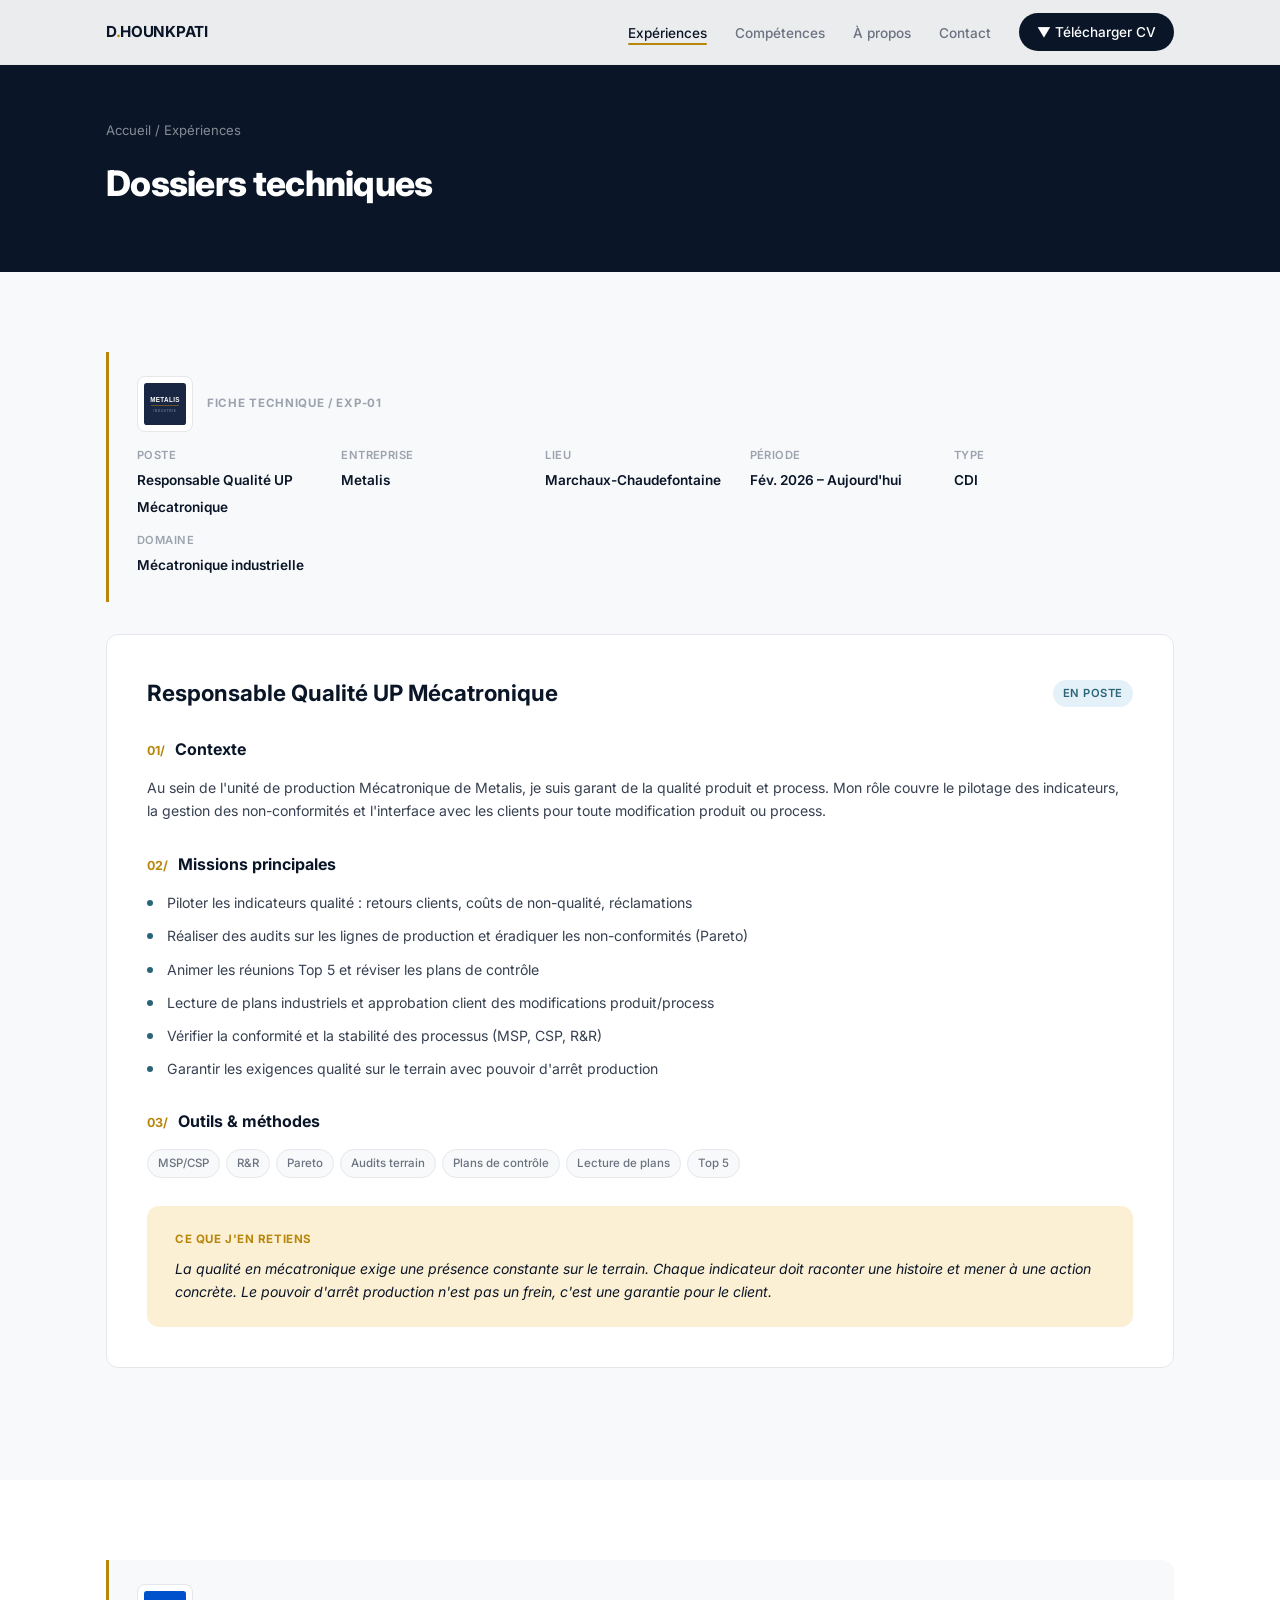
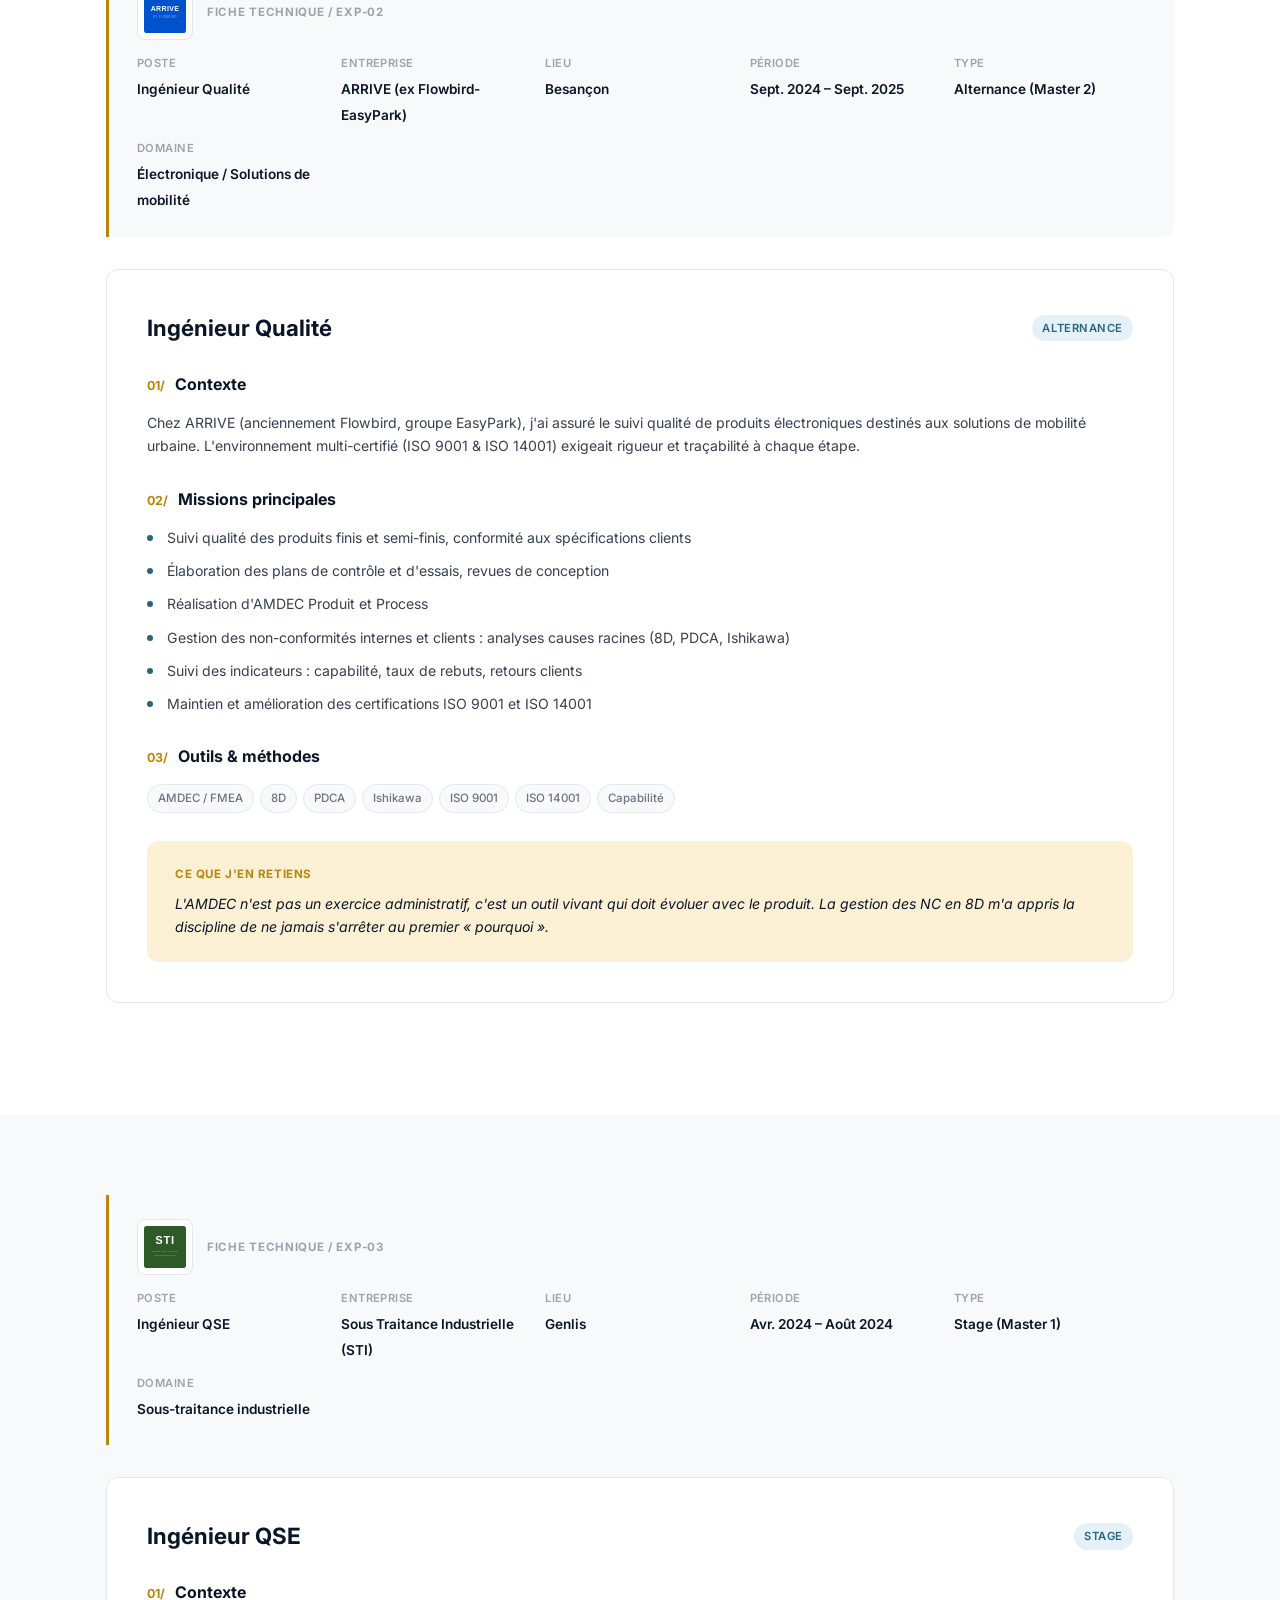
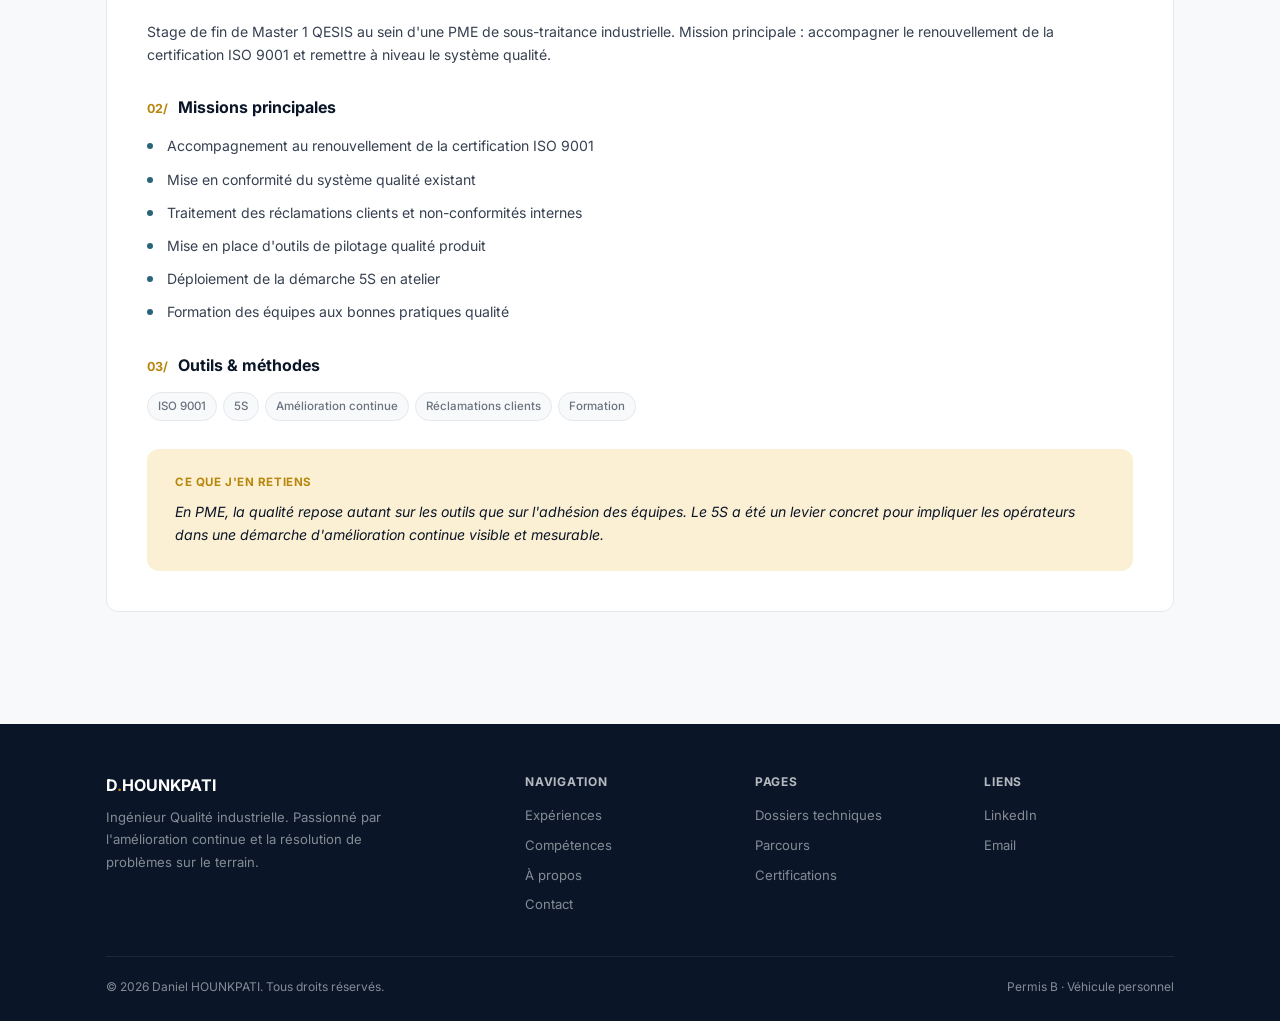
<file: experiences.html>
<!DOCTYPE html>
<html lang="fr">
<head>
  <meta charset="UTF-8">
  <meta name="viewport" content="width=device-width, initial-scale=1.0">
  <title>Expériences, Daniel HOUNKPATI</title>
  <meta name="description" content="Dossiers techniques détaillés des expériences professionnelles de Daniel HOUNKPATI en qualité industrielle.">
  <link rel="preconnect" href="https://fonts.googleapis.com">
  <link rel="preconnect" href="https://fonts.gstatic.com" crossorigin>
  <link href="https://fonts.googleapis.com/css2?family=Inter:wght@400;500;600;700;800&display=swap" rel="stylesheet">
  <link rel="stylesheet" href="style.css">
</head>
<body>

  <!-- ═══ HEADER ═══ -->
  <header class="site-header" id="header">
    <div class="container">
      <nav class="nav">
        <a href="index.html" class="nav-brand">D<span>.</span>HOUNKPATI</a>
        <ul class="nav-links" id="nav-links">
          <li><a href="index.html#experiences" class="active">Expériences</a></li>
          <li><a href="index.html#competences">Compétences</a></li>
          <li><a href="a-propos.html">À propos</a></li>
          <li><a href="index.html#contact">Contact</a></li>
          <li><a href="cv.html" class="nav-cv">&#9660; Télécharger CV</a></li>
        </ul>
        <button class="hamburger" id="hamburger" aria-label="Menu">
          <span></span><span></span><span></span>
        </button>
      </nav>
    </div>
  </header>

  <!-- ═══ PAGE HEADER ═══ -->
  <section class="page-header">
    <div class="container">
      <p class="breadcrumb"><a href="index.html">Accueil</a> / Expériences</p>
      <h1>Dossiers techniques</h1>
    </div>
  </section>

  <!-- ════════════════════════════════════════════════
       EXP-01 METALIS
       ════════════════════════════════════════════════ -->
  <section class="section" id="metalis">
    <div class="container">

      <!-- Fiche technique -->
      <div class="tech-sheet">
        <div class="tech-sheet-header">
          <div class="tech-sheet-logo">
            <img src="logos/metalis.svg" alt="Metalis" onerror="this.parentElement.innerHTML='<span class=company-logo-text style=font-size:.7rem>METALIS</span>'">
          </div>
          <div class="tech-sheet-title" style="margin-bottom:0">Fiche technique / EXP-01</div>
        </div>
        <div class="tech-sheet-grid">
          <div class="tech-sheet-item">
            <label>Poste</label>
            <span>Responsable Qualité UP Mécatronique</span>
          </div>
          <div class="tech-sheet-item">
            <label>Entreprise</label>
            <span>Metalis</span>
          </div>
          <div class="tech-sheet-item">
            <label>Lieu</label>
            <span>Marchaux-Chaudefontaine</span>
          </div>
          <div class="tech-sheet-item">
            <label>Période</label>
            <span>Fév. 2026 – Aujourd'hui</span>
          </div>
          <div class="tech-sheet-item">
            <label>Type</label>
            <span>CDI</span>
          </div>
          <div class="tech-sheet-item">
            <label>Domaine</label>
            <span>Mécatronique industrielle</span>
          </div>
        </div>
      </div>

      <!-- Détail -->
      <div class="exp-detail">
        <div class="exp-detail-header">
          <h2>Responsable Qualité UP Mécatronique</h2>
          <span class="exp-badge exp-badge-emploi">En poste</span>
        </div>

        <div class="exp-section">
          <div class="exp-section-head">
            <span class="num">01/</span>
            <h3>Contexte</h3>
          </div>
          <p style="font-size:.88rem;color:var(--text);line-height:1.65">
            Au sein de l'unité de production Mécatronique de Metalis, je suis garant de la qualité produit
            et process. Mon rôle couvre le pilotage des indicateurs, la gestion des non-conformités
            et l'interface avec les clients pour toute modification produit ou process.
          </p>
        </div>

        <div class="exp-section">
          <div class="exp-section-head">
            <span class="num">02/</span>
            <h3>Missions principales</h3>
          </div>
          <ul class="mission-list">
            <li>Piloter les indicateurs qualité : retours clients, coûts de non-qualité, réclamations</li>
            <li>Réaliser des audits sur les lignes de production et éradiquer les non-conformités (Pareto)</li>
            <li>Animer les réunions Top 5 et réviser les plans de contrôle</li>
            <li>Lecture de plans industriels et approbation client des modifications produit/process</li>
            <li>Vérifier la conformité et la stabilité des processus (MSP, CSP, R&amp;R)</li>
            <li>Garantir les exigences qualité sur le terrain avec pouvoir d'arrêt production</li>
          </ul>
        </div>

        <div class="exp-section">
          <div class="exp-section-head">
            <span class="num">03/</span>
            <h3>Outils &amp; méthodes</h3>
          </div>
          <div class="exp-tags" style="margin-top:8px">
            <span class="tag">MSP/CSP</span>
            <span class="tag">R&amp;R</span>
            <span class="tag">Pareto</span>
            <span class="tag">Audits terrain</span>
            <span class="tag">Plans de contrôle</span>
            <span class="tag">Lecture de plans</span>
            <span class="tag">Top 5</span>
          </div>
        </div>

        <div class="takeaway">
          <div class="takeaway-label">Ce que j'en retiens</div>
          <p>
            La qualité en mécatronique exige une présence constante sur le terrain.
            Chaque indicateur doit raconter une histoire et mener à une action concrète.
            Le pouvoir d'arrêt production n'est pas un frein, c'est une garantie pour le client.
          </p>
        </div>
      </div>
    </div>
  </section>

  <!-- ════════════════════════════════════════════════
       EXP-02 ARRIVE (ex Flowbird-EasyPark)
       ════════════════════════════════════════════════ -->
  <section class="section section-alt" id="arrive">
    <div class="container">

      <div class="tech-sheet">
        <div class="tech-sheet-header">
          <div class="tech-sheet-logo">
            <img src="logos/arrive.svg" alt="ARRIVE" onerror="this.parentElement.innerHTML='<span class=company-logo-text style=font-size:.7rem>ARRIVE</span>'">
          </div>
          <div class="tech-sheet-title" style="margin-bottom:0">Fiche technique / EXP-02</div>
        </div>
        <div class="tech-sheet-grid">
          <div class="tech-sheet-item">
            <label>Poste</label>
            <span>Ingénieur Qualité</span>
          </div>
          <div class="tech-sheet-item">
            <label>Entreprise</label>
            <span>ARRIVE (ex Flowbird-EasyPark)</span>
          </div>
          <div class="tech-sheet-item">
            <label>Lieu</label>
            <span>Besançon</span>
          </div>
          <div class="tech-sheet-item">
            <label>Période</label>
            <span>Sept. 2024 – Sept. 2025</span>
          </div>
          <div class="tech-sheet-item">
            <label>Type</label>
            <span>Alternance (Master 2)</span>
          </div>
          <div class="tech-sheet-item">
            <label>Domaine</label>
            <span>Électronique / Solutions de mobilité</span>
          </div>
        </div>
      </div>

      <div class="exp-detail">
        <div class="exp-detail-header">
          <h2>Ingénieur Qualité</h2>
          <span class="exp-badge exp-badge-emploi">Alternance</span>
        </div>

        <div class="exp-section">
          <div class="exp-section-head">
            <span class="num">01/</span>
            <h3>Contexte</h3>
          </div>
          <p style="font-size:.88rem;color:var(--text);line-height:1.65">
            Chez ARRIVE (anciennement Flowbird, groupe EasyPark), j'ai assuré le suivi qualité
            de produits électroniques destinés aux solutions de mobilité urbaine.
            L'environnement multi-certifié (ISO 9001 &amp; ISO 14001) exigeait rigueur
            et traçabilité à chaque étape.
          </p>
        </div>

        <div class="exp-section">
          <div class="exp-section-head">
            <span class="num">02/</span>
            <h3>Missions principales</h3>
          </div>
          <ul class="mission-list">
            <li>Suivi qualité des produits finis et semi-finis, conformité aux spécifications clients</li>
            <li>Élaboration des plans de contrôle et d'essais, revues de conception</li>
            <li>Réalisation d'AMDEC Produit et Process</li>
            <li>Gestion des non-conformités internes et clients : analyses causes racines (8D, PDCA, Ishikawa)</li>
            <li>Suivi des indicateurs : capabilité, taux de rebuts, retours clients</li>
            <li>Maintien et amélioration des certifications ISO 9001 et ISO 14001</li>
          </ul>
        </div>

        <div class="exp-section">
          <div class="exp-section-head">
            <span class="num">03/</span>
            <h3>Outils &amp; méthodes</h3>
          </div>
          <div class="exp-tags" style="margin-top:8px">
            <span class="tag">AMDEC / FMEA</span>
            <span class="tag">8D</span>
            <span class="tag">PDCA</span>
            <span class="tag">Ishikawa</span>
            <span class="tag">ISO 9001</span>
            <span class="tag">ISO 14001</span>
            <span class="tag">Capabilité</span>
          </div>
        </div>

        <div class="takeaway">
          <div class="takeaway-label">Ce que j'en retiens</div>
          <p>
            L'AMDEC n'est pas un exercice administratif, c'est un outil vivant qui doit évoluer
            avec le produit. La gestion des NC en 8D m'a appris la discipline de ne jamais
            s'arrêter au premier « pourquoi ».
          </p>
        </div>
      </div>
    </div>
  </section>

  <!-- ════════════════════════════════════════════════
       EXP-03 STI Genlis
       ════════════════════════════════════════════════ -->
  <section class="section" id="sti">
    <div class="container">

      <div class="tech-sheet">
        <div class="tech-sheet-header">
          <div class="tech-sheet-logo">
            <img src="logos/sti.svg" alt="STI" onerror="this.parentElement.innerHTML='<span class=company-logo-text style=font-size:.7rem>STI</span>'">
          </div>
          <div class="tech-sheet-title" style="margin-bottom:0">Fiche technique / EXP-03</div>
        </div>
        <div class="tech-sheet-grid">
          <div class="tech-sheet-item">
            <label>Poste</label>
            <span>Ingénieur QSE</span>
          </div>
          <div class="tech-sheet-item">
            <label>Entreprise</label>
            <span>Sous Traitance Industrielle (STI)</span>
          </div>
          <div class="tech-sheet-item">
            <label>Lieu</label>
            <span>Genlis</span>
          </div>
          <div class="tech-sheet-item">
            <label>Période</label>
            <span>Avr. 2024 – Août 2024</span>
          </div>
          <div class="tech-sheet-item">
            <label>Type</label>
            <span>Stage (Master 1)</span>
          </div>
          <div class="tech-sheet-item">
            <label>Domaine</label>
            <span>Sous-traitance industrielle</span>
          </div>
        </div>
      </div>

      <div class="exp-detail">
        <div class="exp-detail-header">
          <h2>Ingénieur QSE</h2>
          <span class="exp-badge exp-badge-emploi">Stage</span>
        </div>

        <div class="exp-section">
          <div class="exp-section-head">
            <span class="num">01/</span>
            <h3>Contexte</h3>
          </div>
          <p style="font-size:.88rem;color:var(--text);line-height:1.65">
            Stage de fin de Master 1 QESIS au sein d'une PME de sous-traitance industrielle.
            Mission principale : accompagner le renouvellement de la certification ISO 9001
            et remettre à niveau le système qualité.
          </p>
        </div>

        <div class="exp-section">
          <div class="exp-section-head">
            <span class="num">02/</span>
            <h3>Missions principales</h3>
          </div>
          <ul class="mission-list">
            <li>Accompagnement au renouvellement de la certification ISO 9001</li>
            <li>Mise en conformité du système qualité existant</li>
            <li>Traitement des réclamations clients et non-conformités internes</li>
            <li>Mise en place d'outils de pilotage qualité produit</li>
            <li>Déploiement de la démarche 5S en atelier</li>
            <li>Formation des équipes aux bonnes pratiques qualité</li>
          </ul>
        </div>

        <div class="exp-section">
          <div class="exp-section-head">
            <span class="num">03/</span>
            <h3>Outils &amp; méthodes</h3>
          </div>
          <div class="exp-tags" style="margin-top:8px">
            <span class="tag">ISO 9001</span>
            <span class="tag">5S</span>
            <span class="tag">Amélioration continue</span>
            <span class="tag">Réclamations clients</span>
            <span class="tag">Formation</span>
          </div>
        </div>

        <div class="takeaway">
          <div class="takeaway-label">Ce que j'en retiens</div>
          <p>
            En PME, la qualité repose autant sur les outils que sur l'adhésion des équipes.
            Le 5S a été un levier concret pour impliquer les opérateurs dans une démarche
            d'amélioration continue visible et mesurable.
          </p>
        </div>
      </div>
    </div>
  </section>

  <!-- ═══ FLOATING BAR ═══ -->
  <div class="floating-bar" id="floating-bar">
    <a href="#metalis">Metalis</a>
    <a href="#arrive">ARRIVE</a>
    <a href="#sti">STI</a>
    <a href="index.html">Accueil</a>
  </div>

  <!-- ═══ FOOTER ═══ -->
  <footer class="site-footer">
    <div class="container">
      <div class="footer-grid">
        <div>
          <div class="footer-brand">D<span>.</span>HOUNKPATI</div>
          <p class="footer-desc">
            Ingénieur Qualité industrielle. Passionné par l'amélioration continue
            et la résolution de problèmes sur le terrain.
          </p>
        </div>
        <div class="footer-col">
          <h4>Navigation</h4>
          <a href="index.html#experiences">Expériences</a>
          <a href="index.html#competences">Compétences</a>
          <a href="a-propos.html">À propos</a>
          <a href="index.html#contact">Contact</a>
        </div>
        <div class="footer-col">
          <h4>Pages</h4>
          <a href="experiences.html">Dossiers techniques</a>
          <a href="a-propos.html">Parcours</a>
          <a href="a-propos.html#certifications">Certifications</a>
        </div>
        <div class="footer-col">
          <h4>Liens</h4>
          <a href="https://www.linkedin.com/in/daniel-hounkpati-b08389212/" target="_blank" rel="noopener noreferrer">LinkedIn</a>
          <a href="mailto:dhounkpati4@gmail.com">Email</a>
        </div>
      </div>
      <div class="footer-bottom">
        <span>&copy; 2026 Daniel HOUNKPATI. Tous droits réservés.</span>
        <span>Permis B &middot; Véhicule personnel</span>
      </div>
    </div>
  </footer>

  <script src="script.js"></script>
</body>
</html>
</file>
<file: style.css>
/* ═══════════════════════════════════════════════════════
   PORTFOLIO — Daniel HOUNKPATI — Ingénieur Qualité
   ═══════════════════════════════════════════════════════ */

:root {
  --navy: #0A1628;
  --navy-light: #132038;
  --teal: #2A6478;
  --teal-light: #E5F1F8;
  --amber: #B8860B;
  --amber-light: #FCF0D4;
  --white: #FFFFFF;
  --bg: #F8F9FA;
  --bg-alt: #F1F3F5;
  --text: #374151;
  --text-light: #6B7280;
  --text-muted: #9CA3AF;
  --border: #E5E7EB;
  --radius: 12px;
  --radius-sm: 8px;
  --radius-full: 9999px;
  --shadow: 0 1px 3px rgba(0,0,0,.08);
  --shadow-md: 0 4px 12px rgba(0,0,0,.1);
  --shadow-lg: 0 8px 30px rgba(0,0,0,.12);
  --transition: .25s ease;
  --max-w: 1100px;
  --gutter: 16px;
}

*, *::before, *::after { box-sizing: border-box; margin: 0; padding: 0; }

html { scroll-behavior: smooth; scroll-padding-top: 80px; }

body {
  font-family: 'Inter', system-ui, -apple-system, sans-serif;
  background: var(--bg);
  color: var(--text);
  line-height: 1.65;
  -webkit-font-smoothing: antialiased;
}

img { max-width: 100%; display: block; }
a { color: var(--teal); text-decoration: none; transition: color var(--transition); }
a:hover { color: var(--navy); }

.container { max-width: var(--max-w); margin: 0 auto; padding: 0 var(--gutter); }

/* ── HEADER / NAV ─────────────────────────────────── */

.site-header {
  position: fixed;
  top: 0; left: 0; right: 0;
  z-index: 100;
  background: rgba(255,255,255,.92);
  backdrop-filter: blur(12px);
  border-bottom: 1px solid var(--border);
  transition: box-shadow var(--transition);
}
.site-header.scrolled { box-shadow: var(--shadow-md); }

.nav { display: flex; align-items: center; justify-content: space-between; height: 64px; }

.nav-brand {
  font-weight: 700;
  font-size: .95rem;
  color: var(--navy);
  letter-spacing: -.02em;
}
.nav-brand span { color: var(--amber); }

.nav-links { display: flex; align-items: center; gap: 28px; list-style: none; }
.nav-links a {
  font-size: .85rem;
  font-weight: 500;
  color: var(--text-light);
  transition: color var(--transition);
  position: relative;
}
.nav-links a:hover,
.nav-links a.active { color: var(--navy); }
.nav-links a.active::after {
  content: '';
  position: absolute;
  bottom: -4px; left: 0; right: 0;
  height: 2px;
  background: var(--amber);
  border-radius: 1px;
}

.nav-cv {
  display: inline-flex;
  align-items: center;
  gap: 6px;
  font-size: .82rem;
  font-weight: 600;
  color: var(--white) !important;
  background: var(--navy);
  padding: 8px 18px;
  border-radius: var(--radius-full);
  transition: background var(--transition);
}
.nav-cv:hover { background: var(--teal); color: var(--white) !important; }

.hamburger {
  display: none;
  background: none;
  border: none;
  cursor: pointer;
  width: 32px; height: 32px;
  flex-direction: column;
  justify-content: center;
  gap: 5px;
}
.hamburger span {
  display: block;
  height: 2px;
  width: 20px;
  background: var(--navy);
  border-radius: 1px;
  transition: var(--transition);
}

/* ── HERO ─────────────────────────────────────────── */

.hero {
  min-height: 100vh;
  display: flex;
  align-items: center;
  padding-top: 64px;
  background: var(--navy);
  color: var(--white);
  position: relative;
  overflow: hidden;
}
.hero::before {
  content: '';
  position: absolute;
  top: -50%; right: -30%;
  width: 800px; height: 800px;
  background: radial-gradient(circle, rgba(42,100,120,.15) 0%, transparent 70%);
  pointer-events: none;
}

.hero-inner {
  display: grid;
  grid-template-columns: 1fr 1fr;
  gap: 60px;
  align-items: center;
  position: relative;
  z-index: 1;
}

.hero-badge {
  display: inline-flex;
  align-items: center;
  gap: 8px;
  font-size: .75rem;
  font-weight: 600;
  color: var(--amber);
  background: rgba(184,134,11,.12);
  padding: 6px 14px;
  border-radius: var(--radius-full);
  margin-bottom: 20px;
  letter-spacing: .03em;
  text-transform: uppercase;
}
.hero-badge .dot {
  width: 6px; height: 6px;
  background: var(--amber);
  border-radius: 50%;
  animation: pulse 2s infinite;
}

@keyframes pulse {
  0%, 100% { opacity: 1; }
  50% { opacity: .3; }
}

.hero h1 {
  font-size: 3.2rem;
  font-weight: 800;
  letter-spacing: -.03em;
  line-height: 1.1;
  margin-bottom: 12px;
}

.hero-title {
  font-size: 1.25rem;
  font-weight: 400;
  color: rgba(255,255,255,.6);
  margin-bottom: 20px;
}

.hero-tagline {
  font-size: 1.05rem;
  color: rgba(255,255,255,.75);
  line-height: 1.7;
  max-width: 480px;
  margin-bottom: 32px;
}

.hero-ctas { display: flex; gap: 12px; flex-wrap: wrap; }

.btn {
  display: inline-flex;
  align-items: center;
  gap: 8px;
  font-size: .88rem;
  font-weight: 600;
  padding: 12px 24px;
  border-radius: var(--radius-full);
  border: none;
  cursor: pointer;
  transition: all var(--transition);
}
.btn-primary {
  background: var(--amber);
  color: var(--navy);
}
.btn-primary:hover { background: #D4A017; color: var(--navy); }
.btn-outline {
  background: transparent;
  color: var(--white);
  border: 1.5px solid rgba(255,255,255,.25);
}
.btn-outline:hover { border-color: var(--white); color: var(--white); }

.hero-photo {
  display: flex;
  justify-content: center;
  align-items: center;
}
.hero-photo-frame {
  width: 320px; height: 380px;
  background: var(--navy-light);
  border-radius: var(--radius);
  border: 1px solid rgba(255,255,255,.08);
  display: flex;
  align-items: center;
  justify-content: center;
  color: rgba(255,255,255,.2);
  font-size: .8rem;
  position: relative;
  overflow: hidden;
}
.hero-photo-frame img {
  width: 100%; height: 100%;
  object-fit: cover;
}
.hero-photo-caption {
  position: absolute;
  bottom: 12px; left: 12px;
  font-size: .7rem;
  font-weight: 500;
  color: rgba(255,255,255,.4);
  font-style: italic;
}

/* ── SECTION COMMON ───────────────────────────────── */

.section { padding: 80px 0; }
.section-alt { background: var(--white); }

.section-header {
  display: flex;
  align-items: baseline;
  gap: 12px;
  margin-bottom: 40px;
}
.section-num {
  font-size: .85rem;
  font-weight: 700;
  color: var(--amber);
  font-family: 'Inter', monospace;
  letter-spacing: .02em;
}
.section-title {
  font-size: 1.6rem;
  font-weight: 700;
  color: var(--navy);
  letter-spacing: -.02em;
}
.section-subtitle {
  font-size: .95rem;
  color: var(--text-light);
  max-width: 520px;
  margin-top: 8px;
}

/* ── EXPERIENCE CARDS ─────────────────────────────── */

.experiences-grid {
  display: grid;
  grid-template-columns: repeat(auto-fill, minmax(320px, 1fr));
  gap: 20px;
}

.exp-card {
  background: var(--white);
  border-radius: var(--radius);
  border: 1px solid var(--border);
  padding: 28px;
  transition: all var(--transition);
  display: flex;
  flex-direction: column;
  position: relative;
}
.exp-card:hover {
  border-color: var(--teal);
  box-shadow: var(--shadow-md);
  transform: translateY(-2px);
}

.exp-card-top {
  display: flex;
  align-items: center;
  justify-content: space-between;
  margin-bottom: 14px;
}
.exp-badge {
  font-size: .7rem;
  font-weight: 600;
  text-transform: uppercase;
  letter-spacing: .05em;
  padding: 4px 10px;
  border-radius: var(--radius-full);
}
.exp-badge-emploi { background: var(--teal-light); color: var(--teal); }
.exp-dates {
  font-size: .75rem;
  color: var(--text-muted);
  font-weight: 500;
}

.exp-card h3 {
  font-size: 1.05rem;
  font-weight: 700;
  color: var(--navy);
  margin-bottom: 4px;
  letter-spacing: -.01em;
}
.exp-card .company {
  font-size: .85rem;
  color: var(--teal);
  font-weight: 500;
  margin-bottom: 12px;
}
.exp-card p {
  font-size: .85rem;
  color: var(--text-light);
  line-height: 1.6;
  flex: 1;
  margin-bottom: 16px;
}

.exp-tags { display: flex; flex-wrap: wrap; gap: 6px; }
.tag {
  font-size: .72rem;
  font-weight: 500;
  padding: 4px 10px;
  border-radius: var(--radius-full);
  background: var(--bg);
  color: var(--text-light);
  border: 1px solid var(--border);
}

.exp-link {
  display: inline-flex;
  align-items: center;
  gap: 4px;
  font-size: .82rem;
  font-weight: 600;
  color: var(--teal);
  margin-top: 16px;
}
.exp-link:hover { gap: 8px; }
.exp-link::after { content: '→'; transition: margin-left var(--transition); }

/* ── SKILLS ───────────────────────────────────────── */

.skills-grid {
  display: grid;
  grid-template-columns: repeat(auto-fill, minmax(300px, 1fr));
  gap: 16px;
}

.skill-cat {
  background: var(--white);
  border-radius: var(--radius);
  border: 1px solid var(--border);
  padding: 24px;
}
.skill-cat h3 {
  font-size: .85rem;
  font-weight: 700;
  color: var(--navy);
  margin-bottom: 12px;
  display: flex;
  align-items: center;
  gap: 8px;
}
.skill-cat h3 .icon {
  width: 28px; height: 28px;
  border-radius: var(--radius-sm);
  background: var(--teal-light);
  color: var(--teal);
  display: flex;
  align-items: center;
  justify-content: center;
  font-size: .8rem;
}
.skill-pills { display: flex; flex-wrap: wrap; gap: 6px; }
.skill-pill {
  font-size: .75rem;
  font-weight: 500;
  padding: 5px 12px;
  border-radius: var(--radius-full);
  background: var(--bg);
  color: var(--text);
  border: 1px solid var(--border);
  transition: all var(--transition);
}
.skill-pill:hover {
  background: var(--teal-light);
  border-color: var(--teal);
  color: var(--teal);
}

/* ── STATS ────────────────────────────────────────── */

.stats-bar {
  display: grid;
  grid-template-columns: repeat(4, 1fr);
  gap: 1px;
  background: var(--border);
  border-radius: var(--radius);
  overflow: hidden;
}
.stat-item {
  background: var(--white);
  padding: 32px 24px;
  text-align: center;
}
.stat-value {
  font-size: 2.2rem;
  font-weight: 800;
  color: var(--navy);
  letter-spacing: -.03em;
  line-height: 1;
  margin-bottom: 6px;
}
.stat-value span { color: var(--amber); }
.stat-label {
  font-size: .8rem;
  color: var(--text-light);
  font-weight: 500;
}

/* ── PHILOSOPHY ───────────────────────────────────── */

.philosophy-grid {
  display: grid;
  grid-template-columns: repeat(3, 1fr);
  gap: 20px;
}

.philo-card {
  background: var(--white);
  border-radius: var(--radius);
  border: 1px solid var(--border);
  padding: 32px 28px;
  position: relative;
}
.philo-num {
  font-size: 2.5rem;
  font-weight: 800;
  color: var(--bg-alt);
  line-height: 1;
  margin-bottom: 16px;
  letter-spacing: -.04em;
}
.philo-card h3 {
  font-size: 1rem;
  font-weight: 700;
  color: var(--navy);
  margin-bottom: 8px;
}
.philo-card p {
  font-size: .85rem;
  color: var(--text-light);
  line-height: 1.65;
}

/* ── CV SECTION ───────────────────────────────────── */

.cv-section {
  background: var(--navy);
  color: var(--white);
  border-radius: var(--radius);
  padding: 48px;
  display: flex;
  align-items: center;
  justify-content: space-between;
  gap: 32px;
}
.cv-section h3 {
  font-size: 1.3rem;
  font-weight: 700;
  margin-bottom: 8px;
}
.cv-section p {
  font-size: .9rem;
  color: rgba(255,255,255,.6);
}
.cv-actions { display: flex; gap: 12px; flex-shrink: 0; }

/* ── CONTACT ──────────────────────────────────────── */

.contact-grid {
  display: grid;
  grid-template-columns: repeat(auto-fill, minmax(220px, 1fr));
  gap: 16px;
}

.contact-item {
  background: var(--white);
  border-radius: var(--radius);
  border: 1px solid var(--border);
  padding: 24px;
  transition: border-color var(--transition);
}
.contact-item:hover { border-color: var(--teal); }

.contact-icon {
  width: 36px; height: 36px;
  border-radius: var(--radius-sm);
  background: var(--teal-light);
  color: var(--teal);
  display: flex;
  align-items: center;
  justify-content: center;
  font-size: 1rem;
  margin-bottom: 12px;
}
.contact-label {
  font-size: .75rem;
  color: var(--text-muted);
  text-transform: uppercase;
  letter-spacing: .05em;
  font-weight: 600;
  margin-bottom: 4px;
}
.contact-value {
  font-size: .9rem;
  font-weight: 600;
  color: var(--navy);
}
.contact-value a { color: var(--navy); }
.contact-value a:hover { color: var(--teal); }

/* ── FLOATING BAR ─────────────────────────────────── */

.floating-bar {
  position: fixed;
  bottom: 24px;
  left: 50%;
  transform: translateX(-50%) translateY(100px);
  z-index: 90;
  background: var(--navy);
  border-radius: var(--radius-full);
  padding: 8px;
  display: flex;
  gap: 4px;
  box-shadow: var(--shadow-lg);
  opacity: 0;
  transition: all .4s ease;
}
.floating-bar.visible {
  transform: translateX(-50%) translateY(0);
  opacity: 1;
}
.floating-bar a {
  font-size: .78rem;
  font-weight: 600;
  color: rgba(255,255,255,.7);
  padding: 8px 16px;
  border-radius: var(--radius-full);
  transition: all var(--transition);
}
.floating-bar a:hover {
  background: rgba(255,255,255,.12);
  color: var(--white);
}

/* ── FOOTER ───────────────────────────────────────── */

.site-footer {
  background: var(--navy);
  color: rgba(255,255,255,.5);
  padding: 48px 0 24px;
}
.footer-grid {
  display: grid;
  grid-template-columns: 2fr 1fr 1fr 1fr;
  gap: 40px;
  margin-bottom: 32px;
}
.footer-brand {
  font-size: 1rem;
  font-weight: 700;
  color: var(--white);
  margin-bottom: 8px;
}
.footer-brand span { color: var(--amber); }
.footer-desc {
  font-size: .82rem;
  line-height: 1.7;
  max-width: 280px;
}
.footer-col h4 {
  font-size: .75rem;
  font-weight: 700;
  color: rgba(255,255,255,.7);
  text-transform: uppercase;
  letter-spacing: .06em;
  margin-bottom: 14px;
}
.footer-col a {
  display: block;
  font-size: .82rem;
  color: rgba(255,255,255,.5);
  margin-bottom: 8px;
}
.footer-col a:hover { color: var(--white); }
.footer-bottom {
  border-top: 1px solid rgba(255,255,255,.08);
  padding-top: 20px;
  font-size: .75rem;
  display: flex;
  justify-content: space-between;
  align-items: center;
}

/* ══════════════════════════════════════════════════
   EXPERIENCES PAGE
   ══════════════════════════════════════════════════ */

.page-header {
  background: var(--navy);
  color: var(--white);
  padding: 120px 0 60px;
}
.page-header .breadcrumb {
  font-size: .82rem;
  color: rgba(255,255,255,.5);
  margin-bottom: 12px;
}
.page-header .breadcrumb a { color: rgba(255,255,255,.5); }
.page-header .breadcrumb a:hover { color: var(--white); }
.page-header h1 {
  font-size: 2.2rem;
  font-weight: 800;
  letter-spacing: -.02em;
}

/* Tech Sheet */
.tech-sheet {
  background: var(--bg);
  border-left: 3px solid var(--amber);
  border-radius: 0 var(--radius) var(--radius) 0;
  padding: 24px 28px;
  margin-bottom: 32px;
}
.tech-sheet-title {
  font-size: .72rem;
  font-weight: 700;
  color: var(--text-muted);
  text-transform: uppercase;
  letter-spacing: .06em;
  margin-bottom: 14px;
}
.tech-sheet-grid {
  display: grid;
  grid-template-columns: repeat(auto-fill, minmax(160px, 1fr));
  gap: 12px;
}
.tech-sheet-item label {
  display: block;
  font-size: .7rem;
  color: var(--text-muted);
  text-transform: uppercase;
  letter-spacing: .04em;
  font-weight: 600;
  margin-bottom: 2px;
}
.tech-sheet-item span {
  font-size: .85rem;
  font-weight: 600;
  color: var(--navy);
}

/* Experience detail */
.exp-detail {
  background: var(--white);
  border-radius: var(--radius);
  border: 1px solid var(--border);
  padding: 40px;
  margin-bottom: 32px;
}

.exp-detail-header {
  display: flex;
  align-items: center;
  justify-content: space-between;
  margin-bottom: 24px;
  flex-wrap: wrap;
  gap: 12px;
}
.exp-detail-header h2 {
  font-size: 1.4rem;
  font-weight: 700;
  color: var(--navy);
}

.exp-section { margin-bottom: 28px; }
.exp-section-head {
  display: flex;
  align-items: baseline;
  gap: 10px;
  margin-bottom: 14px;
}
.exp-section-head .num {
  font-size: .78rem;
  font-weight: 700;
  color: var(--amber);
}
.exp-section-head h3 {
  font-size: 1rem;
  font-weight: 700;
  color: var(--navy);
}

.mission-list {
  list-style: none;
  padding: 0;
}
.mission-list li {
  position: relative;
  padding-left: 20px;
  margin-bottom: 10px;
  font-size: .88rem;
  color: var(--text);
  line-height: 1.65;
}
.mission-list li::before {
  content: '';
  position: absolute;
  left: 0; top: 9px;
  width: 6px; height: 6px;
  background: var(--teal);
  border-radius: 50%;
}

.takeaway {
  background: var(--amber-light);
  border-radius: var(--radius);
  padding: 24px 28px;
  margin-top: 24px;
}
.takeaway-label {
  font-size: .72rem;
  font-weight: 700;
  color: var(--amber);
  text-transform: uppercase;
  letter-spacing: .05em;
  margin-bottom: 8px;
}
.takeaway p {
  font-size: .88rem;
  color: var(--navy);
  line-height: 1.65;
  font-style: italic;
}

/* ══════════════════════════════════════════════════
   ABOUT PAGE — TABS
   ══════════════════════════════════════════════════ */

.tabs-nav {
  display: flex;
  gap: 0;
  border-bottom: 2px solid var(--border);
  margin-bottom: 32px;
}
.tab-btn {
  background: none;
  border: none;
  padding: 12px 24px;
  font-size: .88rem;
  font-weight: 600;
  color: var(--text-light);
  cursor: pointer;
  position: relative;
  transition: color var(--transition);
}
.tab-btn:hover { color: var(--navy); }
.tab-btn.active {
  color: var(--navy);
}
.tab-btn.active::after {
  content: '';
  position: absolute;
  bottom: -2px; left: 0; right: 0;
  height: 2px;
  background: var(--amber);
}

.tab-panel { display: none; }
.tab-panel.active { display: block; }

/* Timeline */
.timeline {
  position: relative;
  padding-left: 32px;
}
.timeline::before {
  content: '';
  position: absolute;
  left: 7px; top: 0; bottom: 0;
  width: 2px;
  background: var(--border);
}
.timeline-item {
  position: relative;
  margin-bottom: 28px;
  padding-bottom: 4px;
}
.timeline-dot {
  position: absolute;
  left: -32px; top: 4px;
  width: 16px; height: 16px;
  border-radius: 50%;
  background: var(--white);
  border: 3px solid var(--teal);
  z-index: 1;
}
.timeline-item.current .timeline-dot { border-color: var(--amber); background: var(--amber-light); }
.timeline-date {
  font-size: .75rem;
  font-weight: 600;
  color: var(--text-muted);
  margin-bottom: 4px;
}
.timeline-title {
  font-size: .95rem;
  font-weight: 700;
  color: var(--navy);
  margin-bottom: 2px;
}
.timeline-org {
  font-size: .82rem;
  color: var(--teal);
  font-weight: 500;
  margin-bottom: 6px;
}
.timeline-desc {
  font-size: .82rem;
  color: var(--text-light);
  line-height: 1.6;
}

/* Certifications list */
.cert-list { list-style: none; padding: 0; }
.cert-item {
  display: flex;
  align-items: flex-start;
  gap: 14px;
  padding: 16px 0;
  border-bottom: 1px solid var(--border);
}
.cert-icon {
  width: 36px; height: 36px;
  border-radius: var(--radius-sm);
  background: var(--teal-light);
  color: var(--teal);
  display: flex;
  align-items: center;
  justify-content: center;
  font-size: .9rem;
  flex-shrink: 0;
}
.cert-name {
  font-size: .9rem;
  font-weight: 600;
  color: var(--navy);
}
.cert-detail {
  font-size: .8rem;
  color: var(--text-light);
}

/* ══════════════════════════════════════════════════
   RESPONSIVE
   ══════════════════════════════════════════════════ */

@media (max-width: 900px) {
  .hero-inner { grid-template-columns: 1fr; gap: 40px; }
  .hero-photo { order: -1; }
  .hero-photo-frame { width: 220px; height: 260px; }
  .hero h1 { font-size: 2.4rem; }
  .footer-grid { grid-template-columns: 1fr 1fr; gap: 24px; }
  .stats-bar { grid-template-columns: repeat(2, 1fr); }
  .philosophy-grid { grid-template-columns: 1fr; }
  .cv-section { flex-direction: column; text-align: center; padding: 32px 24px; }
}

@media (max-width: 640px) {
  :root { --gutter: 16px; }
  .nav-links { display: none; }
  .nav-links.open {
    display: flex;
    flex-direction: column;
    position: absolute;
    top: 64px; left: 0; right: 0;
    background: var(--white);
    border-bottom: 1px solid var(--border);
    padding: 16px;
    gap: 0;
    box-shadow: var(--shadow-md);
  }
  .nav-links.open a { padding: 12px 16px; display: block; }
  .hamburger { display: flex; }
  .hero { min-height: auto; padding: 100px 0 60px; }
  .hero h1 { font-size: 2rem; }
  .hero-photo-frame { width: 180px; height: 220px; }
  .section { padding: 48px 0; }
  .section-title { font-size: 1.3rem; }
  .experiences-grid { grid-template-columns: 1fr; }
  .skills-grid { grid-template-columns: 1fr; }
  .stats-bar { grid-template-columns: 1fr 1fr; }
  .contact-grid { grid-template-columns: 1fr; }
  .footer-grid { grid-template-columns: 1fr; }
  .exp-detail { padding: 24px; }
  .tabs-nav { overflow-x: auto; }
  .tab-btn { white-space: nowrap; padding: 12px 16px; font-size: .82rem; }
  .floating-bar a { font-size: .72rem; padding: 8px 12px; }
}

/* ══════════════════════════════════════════════════
   INDUSTRIAL ANIMATIONS & COMPANY LOGOS
   ══════════════════════════════════════════════════ */

/* Rotating gear in hero background */
.hero-gear {
  position: absolute;
  opacity: .04;
  pointer-events: none;
  animation: gearSpin 30s linear infinite;
}
.hero-gear-1 { top: 10%; right: 5%; width: 300px; height: 300px; }
.hero-gear-2 { bottom: 5%; left: -3%; width: 200px; height: 200px; animation-direction: reverse; animation-duration: 25s; }
.hero-gear svg { width: 100%; height: 100%; fill: currentColor; color: #fff; }

@keyframes gearSpin {
  from { transform: rotate(0deg); }
  to { transform: rotate(360deg); }
}

/* Animated grid lines behind hero */
.hero-grid {
  position: absolute;
  inset: 0;
  pointer-events: none;
  overflow: hidden;
  opacity: .06;
}
.hero-grid::before,
.hero-grid::after {
  content: '';
  position: absolute;
  background: repeating-linear-gradient(
    0deg,
    transparent,
    transparent 60px,
    rgba(255,255,255,.3) 60px,
    rgba(255,255,255,.3) 61px
  );
}
.hero-grid::before {
  inset: 0;
}
.hero-grid::after {
  inset: 0;
  background: repeating-linear-gradient(
    90deg,
    transparent,
    transparent 60px,
    rgba(255,255,255,.3) 60px,
    rgba(255,255,255,.3) 61px
  );
}

/* Scan line animation (industrial HUD feel) */
.hero-scanline {
  position: absolute;
  top: 0; left: 0; right: 0;
  height: 2px;
  background: linear-gradient(90deg, transparent, var(--teal), transparent);
  opacity: .15;
  animation: scanline 4s linear infinite;
  pointer-events: none;
}
@keyframes scanline {
  0% { top: 0; }
  100% { top: 100%; }
}

/* Stagger card animations */
.exp-card:nth-child(1) { transition-delay: .05s; }
.exp-card:nth-child(2) { transition-delay: .15s; }
.exp-card:nth-child(3) { transition-delay: .25s; }
.skill-cat:nth-child(1) { transition-delay: .05s; }
.skill-cat:nth-child(2) { transition-delay: .1s; }
.skill-cat:nth-child(3) { transition-delay: .15s; }
.skill-cat:nth-child(4) { transition-delay: .2s; }
.skill-cat:nth-child(5) { transition-delay: .25s; }
.skill-cat:nth-child(6) { transition-delay: .3s; }

/* Counter animation for stats */
.stat-value {
  animation: countFade .8s ease forwards;
}
@keyframes countFade {
  from { opacity: 0; transform: translateY(10px); }
  to { opacity: 1; transform: translateY(0); }
}

/* Company logo in exp card */
.company-logo {
  width: 44px;
  height: 44px;
  border-radius: var(--radius-sm);
  display: flex;
  align-items: center;
  justify-content: center;
  flex-shrink: 0;
  overflow: hidden;
  border: 1px solid var(--border);
  background: var(--white);
}
.company-logo img {
  width: 100%;
  height: 100%;
  object-fit: contain;
  padding: 4px;
}
.company-logo-text {
  font-size: .55rem;
  font-weight: 800;
  text-align: center;
  line-height: 1.1;
  color: var(--navy);
  letter-spacing: .02em;
}

.exp-card-company-row {
  display: flex;
  align-items: center;
  gap: 10px;
  margin-bottom: 12px;
}

/* Logo in tech-sheet on detail page */
.tech-sheet-logo {
  width: 56px;
  height: 56px;
  border-radius: var(--radius-sm);
  display: flex;
  align-items: center;
  justify-content: center;
  overflow: hidden;
  border: 1px solid var(--border);
  background: var(--white);
  flex-shrink: 0;
}
.tech-sheet-logo img {
  width: 100%;
  height: 100%;
  object-fit: contain;
  padding: 6px;
}
.tech-sheet-header {
  display: flex;
  align-items: center;
  gap: 14px;
  margin-bottom: 14px;
}

/* Skill pill hover shimmer */
.skill-pill {
  position: relative;
  overflow: hidden;
}
.skill-pill::after {
  content: '';
  position: absolute;
  top: 0; left: -100%;
  width: 100%; height: 100%;
  background: linear-gradient(90deg, transparent, rgba(42,100,120,.08), transparent);
  transition: left .5s ease;
}
.skill-pill:hover::after {
  left: 100%;
}

/* Pulse dot for "En poste" badge */
.badge-pulse {
  display: inline-block;
  width: 6px; height: 6px;
  background: #22C55E;
  border-radius: 50%;
  margin-right: 6px;
  animation: pulse 2s infinite;
}

/* Section divider line animation */
.section-header::before {
  content: '';
  display: block;
  width: 40px;
  height: 3px;
  background: var(--amber);
  margin-bottom: 16px;
  border-radius: 2px;
}
</file>
